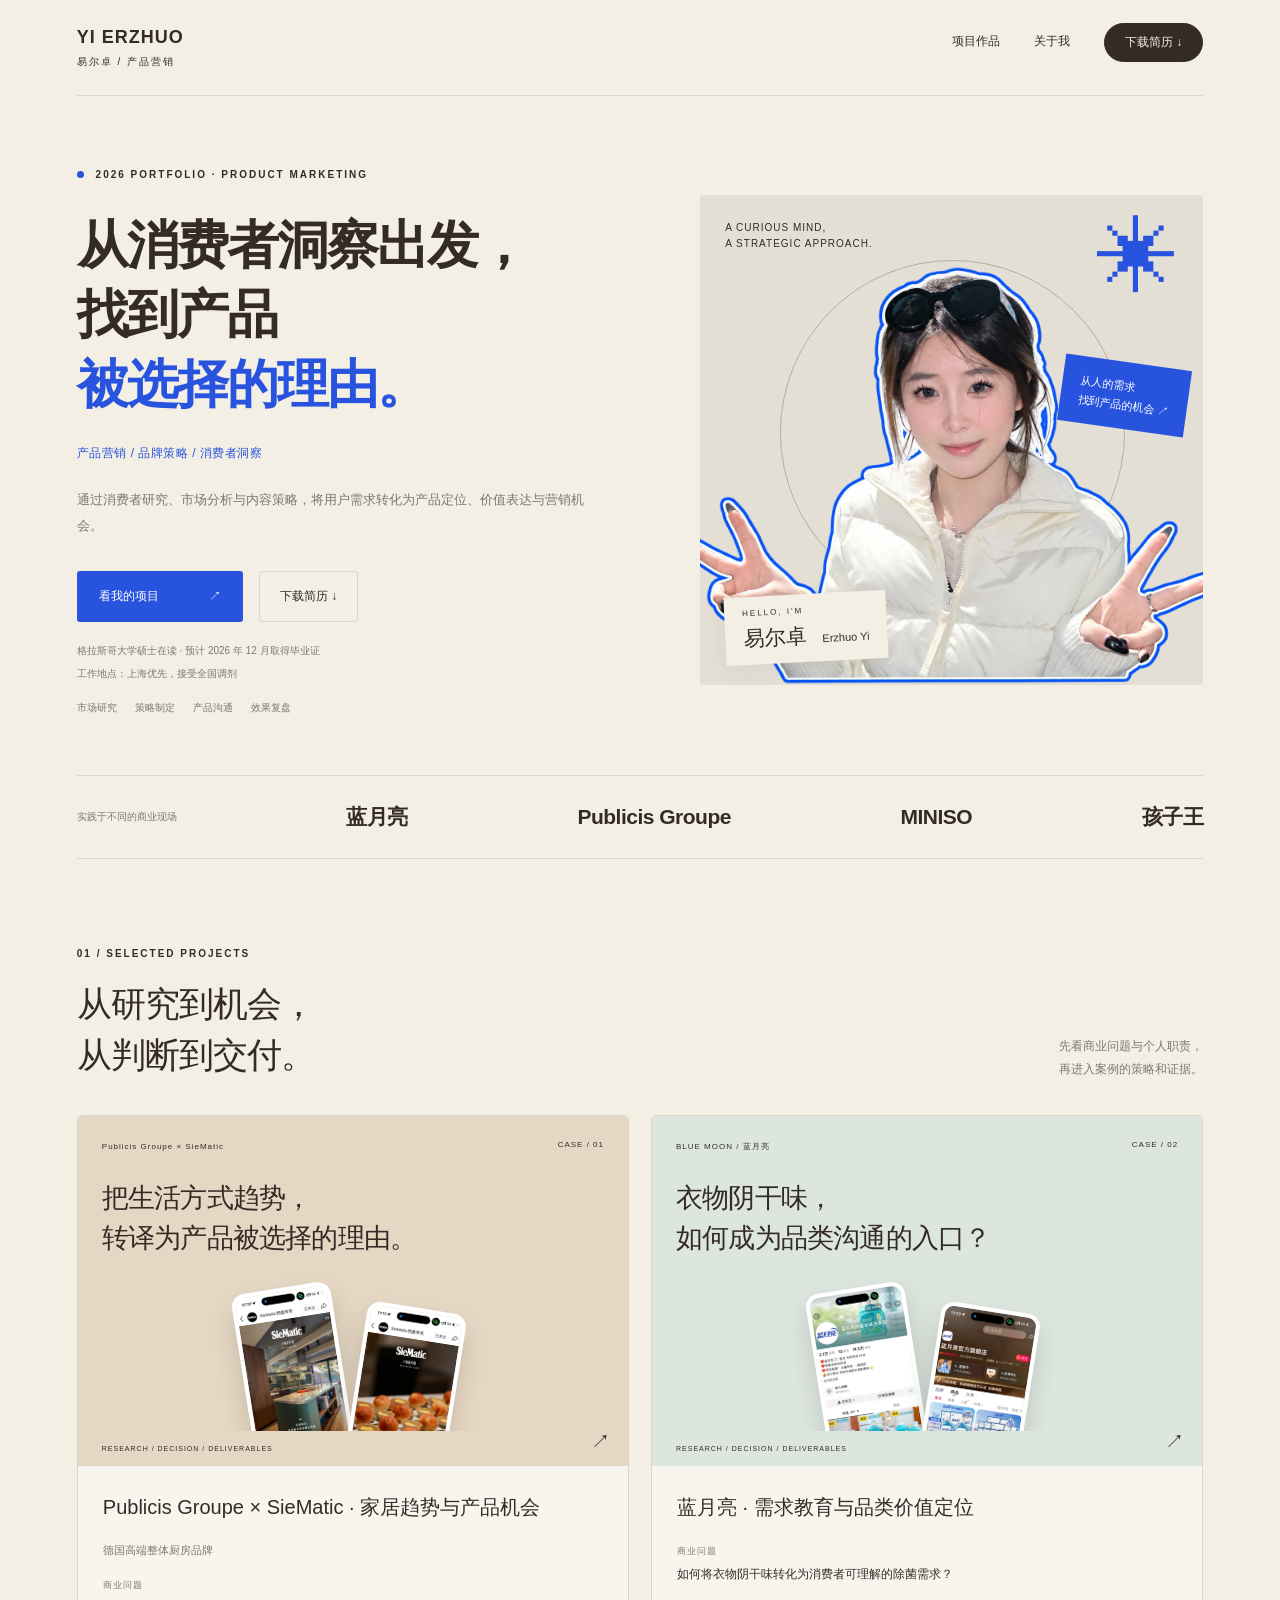
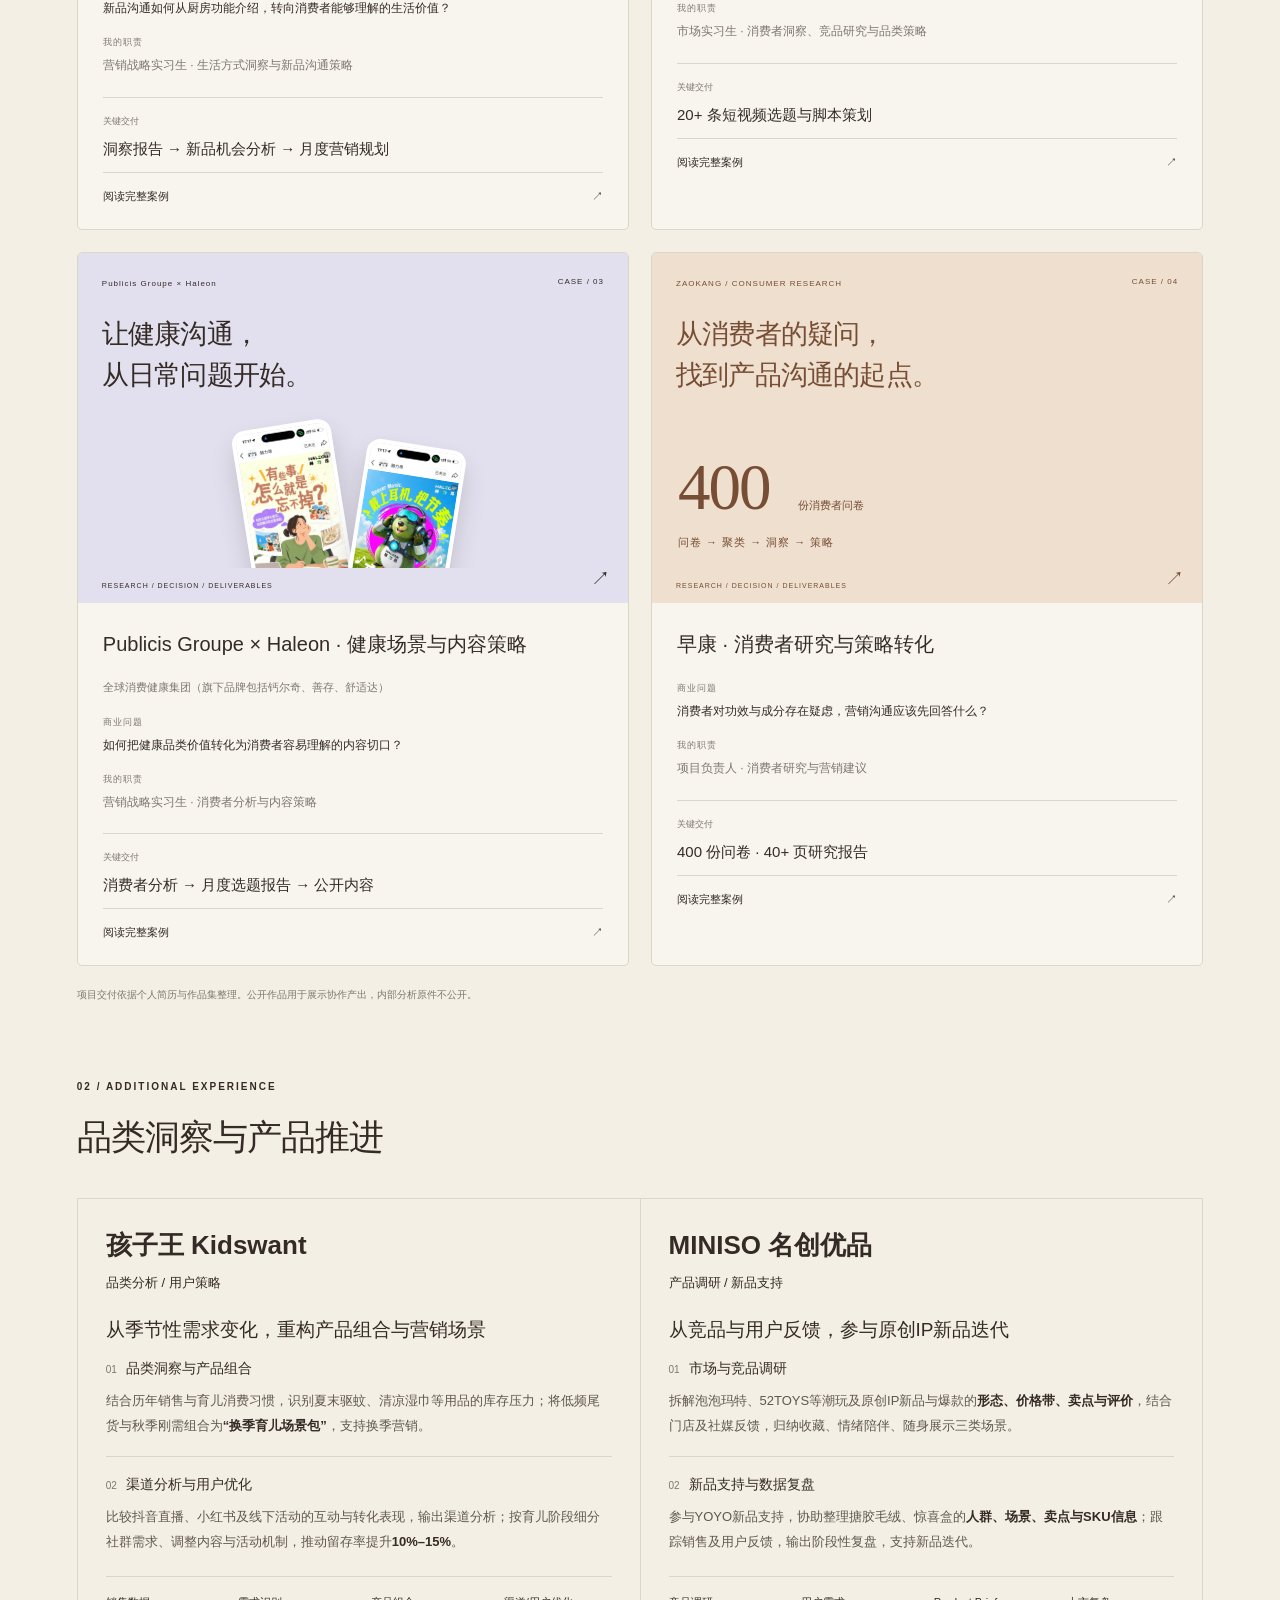
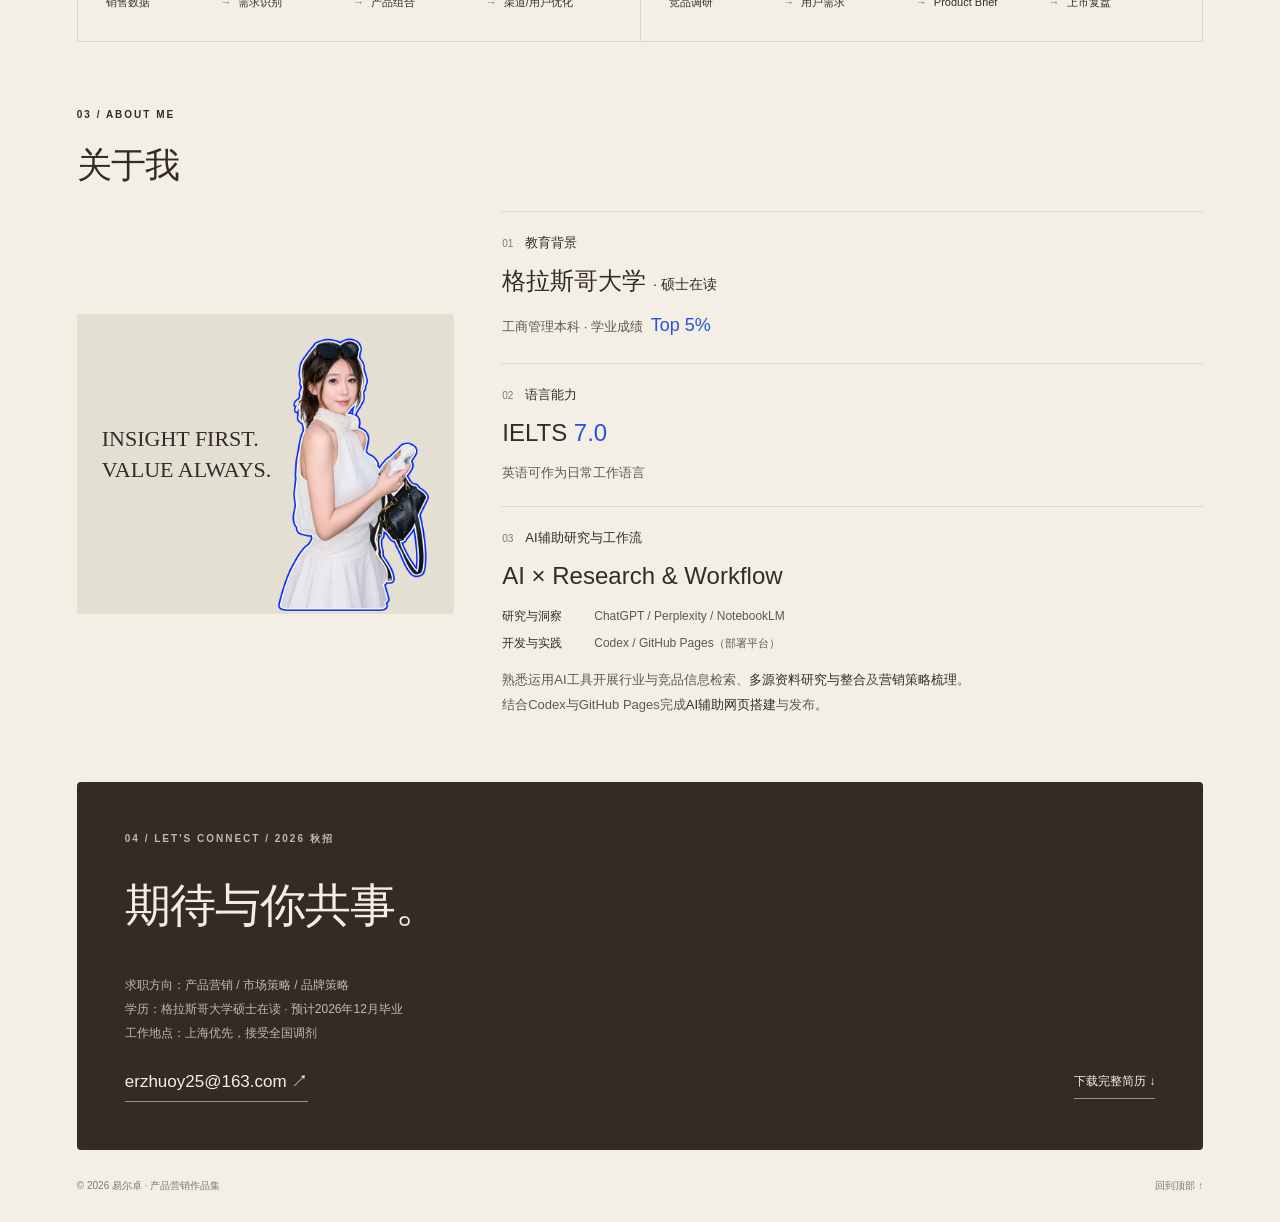
<file: index.html>
<!DOCTYPE html><html lang="zh-CN"><head><meta charset="utf-8"><meta name="viewport" content="width=device-width,initial-scale=1"><meta name="description" content="易尔卓的产品营销作品集：消费者研究、家居趋势与产品机会、品牌策略与营销实践。"><meta name="theme-color" content="#f3efe5"><title>易尔卓 · 产品营销作品集</title><link rel="stylesheet" href="style.css?v=experience-balanced1"></head><body class="home-refined"><header><a href="#" class="wordmark">YI ERZHUO<span>易尔卓 / 产品营销</span></a><nav aria-label="主导航"><a href="#projects">项目作品</a><a href="#capabilities">关于我</a><a class="resume-nav" href="assets/yi-erzhuo-resume.pdf" download>下载简历 ↓</a></nav></header><main><section class="hero"><div class="hero-copy"><p class="eyebrow"><i></i> 2026 PORTFOLIO · PRODUCT MARKETING</p><h1>从消费者洞察出发，<br>找到产品<br><span class="blue">被选择的理由。</span></h1><p class="positioning">产品营销 / 品牌策略 / 消费者洞察</p><p class="hero-description">通过消费者研究、市场分析与内容策略，将用户需求转化为产品定位、价值表达与营销机会。</p><div class="hero-actions-new"><a class="primary" href="#projects">看我的项目 <span>↗</span></a><a class="resume-button" href="assets/yi-erzhuo-resume.pdf" download>下载简历 ↓</a></div><p class="graduation">格拉斯哥大学硕士在读 · 预计 2026 年 12 月取得毕业证</p><p class="location">工作地点：上海优先，接受全国调剂</p><div class="focus-words"><span>市场研究</span><span>策略制定</span><span>产品沟通</span><span>效果复盘</span></div></div><div class="hero-portrait"><span class="portrait-top">A CURIOUS MIND,<br>A STRATEGIC APPROACH.</span><span class="portrait-orbit"></span><span class="big-star">✳︎</span><img src="assets/slide-1-1.webp" alt="易尔卓个人照片" fetchpriority="high"><div class="portrait-caption"><span>HELLO, I'M</span><strong>易尔卓 <small>Erzhuo Yi</small></strong></div><span class="portrait-sticker">从人的需求<br>找到产品的机会 ↗</span></div></section>
<div class="brand-strip"><span>实践于不同的商业现场</span><strong>蓝月亮</strong><strong>Publicis Groupe</strong><strong>MINISO</strong><strong>孩子王</strong></div><section id="projects" class="section"><div class="section-title"><div><p class="eyebrow">01 / SELECTED PROJECTS</p><h2>从研究到机会，<br>从判断到交付。</h2></div><p>先看商业问题与个人职责，<br>再进入案例的策略和证据。</p></div><div class="project-grid revised-projects"><article class="project sand"><a class="project-cover" href="cases/siematic/"><div class="cover-top"><span>Publicis Groupe × SieMatic</span><span>CASE / 01</span></div><h3>把生活方式趋势，<br>转译为产品被选择的理由。</h3><div class="cover-art"><img src="assets/slide-6-1.webp" alt="Publicis Groupe × SieMatic公开作品" loading="lazy"><img src="assets/slide-6-2.webp" alt="Publicis Groupe × SieMatic公开作品" loading="lazy"></div><span class="cover-label">RESEARCH / DECISION / DELIVERABLES</span><span class="cover-arrow">↗</span></a><div class="project-body"><h3>Publicis Groupe × SieMatic · 家居趋势与产品机会</h3><p class="brand-identity">德国高端整体厨房品牌</p><p class="card-problem"><span>商业问题</span>新品沟通如何从厨房功能介绍，转向消费者能够理解的生活价值？</p><p class="card-role"><span>我的职责</span>营销战略实习生 · 生活方式洞察与新品沟通策略</p><div class="deliverable"><span>关键交付</span><strong>洞察报告 → 新品机会分析 → 月度营销规划</strong></div><a class="case-link" href="cases/siematic/">阅读完整案例 <span>↗</span></a></div></article><article class="project mint"><a class="project-cover" href="cases/moon/"><div class="cover-top"><span>BLUE MOON / 蓝月亮</span><span>CASE / 02</span></div><h3>衣物阴干味，<br>如何成为品类沟通的入口？</h3><div class="cover-art"><img src="assets/slide-5-1.webp" alt="BLUE MOON / 蓝月亮公开作品" loading="lazy"><img src="assets/slide-5-2.webp" alt="BLUE MOON / 蓝月亮公开作品" loading="lazy"></div><span class="cover-label">RESEARCH / DECISION / DELIVERABLES</span><span class="cover-arrow">↗</span></a><div class="project-body"><h3>蓝月亮 · 需求教育与品类价值定位</h3><p class="card-problem"><span>商业问题</span>如何将衣物阴干味转化为消费者可理解的除菌需求？</p><p class="card-role"><span>我的职责</span>市场实习生 · 消费者洞察、竞品研究与品类策略</p><div class="deliverable"><span>关键交付</span><strong>20+ 条短视频选题与脚本策划</strong></div><a class="case-link" href="cases/moon/">阅读完整案例 <span>↗</span></a></div></article><article class="project lavender"><a class="project-cover" href="cases/haleon/"><div class="cover-top"><span>Publicis Groupe × Haleon</span><span>CASE / 03</span></div><h3>让健康沟通，<br>从日常问题开始。</h3><div class="cover-art"><img src="assets/slide-7-1.webp" alt="Publicis Groupe × Haleon公开作品" loading="lazy"><img src="assets/slide-7-2.webp" alt="Publicis Groupe × Haleon公开作品" loading="lazy"></div><span class="cover-label">RESEARCH / DECISION / DELIVERABLES</span><span class="cover-arrow">↗</span></a><div class="project-body"><h3>Publicis Groupe × Haleon · 健康场景与内容策略</h3><p class="brand-identity">全球消费健康集团（旗下品牌包括钙尔奇、善存、舒适达）</p><p class="card-problem"><span>商业问题</span>如何把健康品类价值转化为消费者容易理解的内容切口？</p><p class="card-role"><span>我的职责</span>营销战略实习生 · 消费者分析与内容策略</p><div class="deliverable"><span>关键交付</span><strong>消费者分析 → 月度选题报告 → 公开内容</strong></div><a class="case-link" href="cases/haleon/">阅读完整案例 <span>↗</span></a></div></article><article class="project goji-theme"><a class="project-cover" href="cases/goji/"><div class="cover-top"><span>ZAOKANG / CONSUMER RESEARCH</span><span>CASE / 04</span></div><h3>从消费者的疑问，<br>找到产品沟通的起点。</h3><div class="research-cover"><span>400 <small>份消费者问卷</small></span><div>问卷 → 聚类 → 洞察 → 策略</div></div><span class="cover-label">RESEARCH / DECISION / DELIVERABLES</span><span class="cover-arrow">↗</span></a><div class="project-body"><h3>早康 · 消费者研究与策略转化</h3><p class="card-problem"><span>商业问题</span>消费者对功效与成分存在疑虑，营销沟通应该先回答什么？</p><p class="card-role"><span>我的职责</span>项目负责人 · 消费者研究与营销建议</p><div class="deliverable"><span>关键交付</span><strong>400 份问卷 · 40+ 页研究报告</strong></div><a class="case-link" href="cases/goji/">阅读完整案例 <span>↗</span></a></div></article></div><p class="confidential">项目交付依据个人简历与作品集整理。公开作品用于展示协作产出，内部分析原件不公开。</p></section><section id="additional-experience" class="section"><div class="section-title"><div><p class="eyebrow">02 / ADDITIONAL EXPERIENCE</p><h2>品类洞察与产品推进</h2></div></div>
<div class="support-grid experience-grid">
<article id="kidswant" class="experience"><div class="experience-heading"><h3>孩子王 Kidswant</h3><p class="experience-direction">品类分析 / 用户策略</p></div><h4>从季节性需求变化，重构产品组合与营销场景</h4><div class="experience-sections">
<div class="experience-mini"><h5><span>01</span>品类洞察与产品组合</h5><p>结合历年销售与育儿消费习惯，识别夏末驱蚊、清凉湿巾等用品的库存压力；将低频尾货与秋季刚需组合为<strong>“换季育儿场景包”</strong>，支持换季营销。</p></div>
<div class="experience-mini"><h5><span>02</span>渠道分析与用户优化</h5><p>比较抖音直播、小红书及线下活动的互动与转化表现，输出渠道分析；按育儿阶段细分社群需求、调整内容与活动机制，推动留存率提升<strong>10%–15%</strong>。</p></div>
</div><p class="experience-logic"><span>销售数据</span><span aria-hidden="true">→</span><span>需求识别</span><span aria-hidden="true">→</span><span>产品组合</span><span aria-hidden="true">→</span><span>渠道/用户优化</span></p></article>
<article id="miniso" class="experience"><div class="experience-heading"><h3>MINISO 名创优品</h3><p class="experience-direction">产品调研 / 新品支持</p></div><h4>从竞品与用户反馈，参与原创IP新品迭代</h4><div class="experience-sections">
<div class="experience-mini"><h5><span>01</span>市场与竞品调研</h5><p>拆解泡泡玛特、52TOYS等潮玩及原创IP新品与爆款的<strong>形态、价格带、卖点与评价</strong>，结合门店及社媒反馈，归纳收藏、情绪陪伴、随身展示三类场景。</p></div>
<div class="experience-mini"><h5><span>02</span>新品支持与数据复盘</h5><p>参与YOYO新品支持，协助整理搪胶毛绒、惊喜盒的<strong>人群、场景、卖点与SKU信息</strong>；跟踪销售及用户反馈，输出阶段性复盘，支持新品迭代。</p></div>
</div><p class="experience-logic"><span>竞品调研</span><span aria-hidden="true">→</span><span>用户需求</span><span aria-hidden="true">→</span><span>Product Brief</span><span aria-hidden="true">→</span><span>上市复盘</span></p></article>
</div></section>
<section id="capabilities" class="section about-background"><div class="section-title"><div><p class="eyebrow">03 / ABOUT ME</p><h2>关于我</h2></div></div>
<div class="profile-layout"><div class="about-photo"><img src="assets/slide-2-1.webp" alt="易尔卓身穿白色连衣裙的个人照片，保留原蓝色描边" loading="lazy"><span>INSIGHT FIRST.<br>VALUE ALWAYS.</span></div>
<div class="profile-strengths"><article class="profile-strength"><p class="profile-label"><span>01</span>教育背景</p><h3 class="profile-main">格拉斯哥大学 <span class="profile-status">· 硕士在读</span></h3><p class="profile-detail">工商管理本科 · 学业成绩 <strong class="profile-emphasis">Top 5%</strong></p></article>
<article class="profile-strength"><p class="profile-label"><span>02</span>语言能力</p><h3 class="profile-main">IELTS <span class="profile-emphasis">7.0</span></h3><p class="profile-detail">英语可作为日常工作语言</p></article>
<article class="profile-strength"><p class="profile-label"><span>03</span>AI辅助研究与工作流</p><h3 class="profile-main">AI × Research &amp; Workflow</h3><dl class="profile-tools"><dt>研究与洞察</dt><dd>ChatGPT / Perplexity / NotebookLM</dd><dt>开发与实践</dt><dd>Codex / GitHub Pages<span class="profile-platform">（部署平台）</span></dd></dl><p class="profile-detail profile-application">熟悉运用AI工具开展行业与竞品信息检索、<strong>多源资料研究与整合</strong>及<strong>营销策略梳理</strong>。<br class="profile-desktop-break">结合Codex与GitHub Pages完成<strong>AI辅助网页搭建</strong>与发布。</p></article></div></div></section>
<section id="contact" class="contact"><p class="eyebrow">04 / LET'S CONNECT / 2026 秋招</p><h2>期待与你共事。</h2><p class="contact-details">求职方向：产品营销 / 市场策略 / 品牌策略<br>学历：格拉斯哥大学硕士在读 · 预计2026年12月毕业<br>工作地点：上海优先，接受全国调剂</p><div class="contact-bottom"><a href="mailto:erzhuoy25@163.com">erzhuoy25@163.com ↗</a><a href="assets/yi-erzhuo-resume.pdf" download>下载完整简历 ↓</a></div></section></main><footer><span>© 2026 易尔卓 · 产品营销作品集</span><a href="#">回到顶部 ↑</a></footer></body></html>
</file>
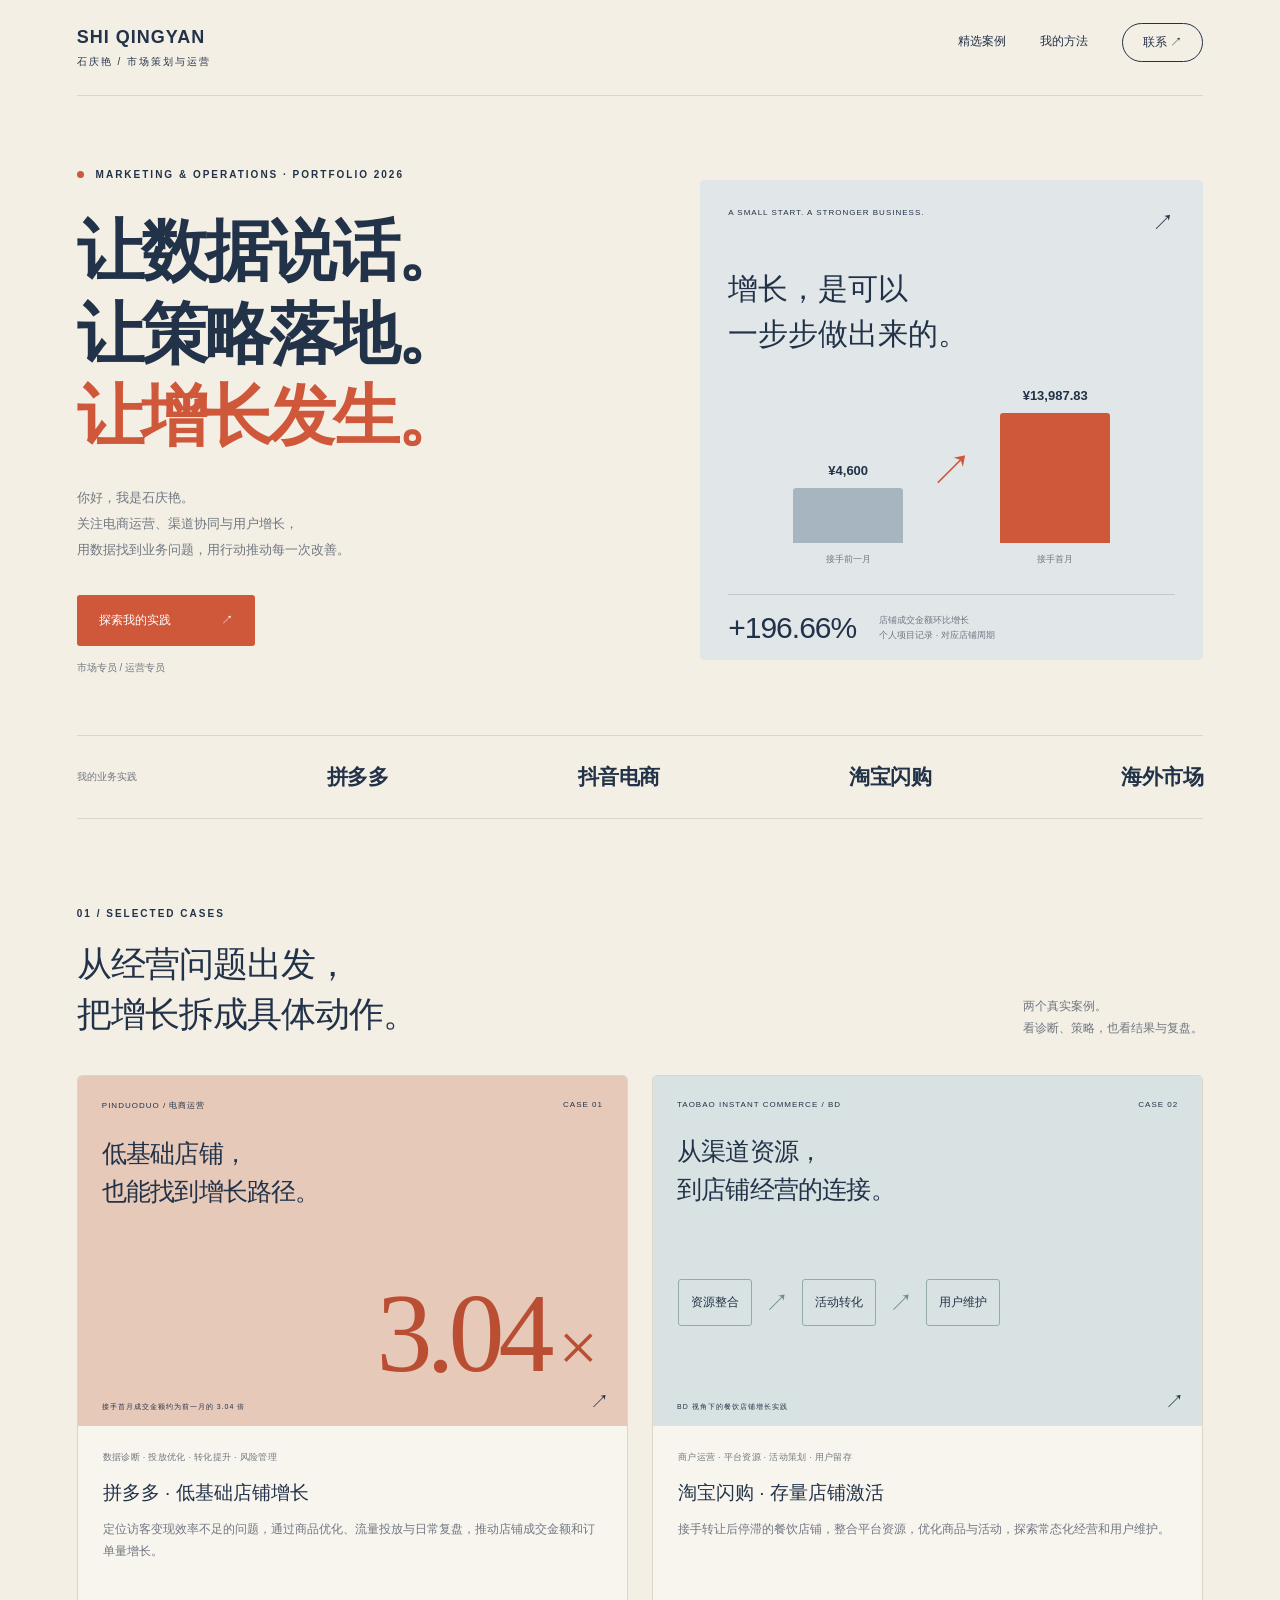
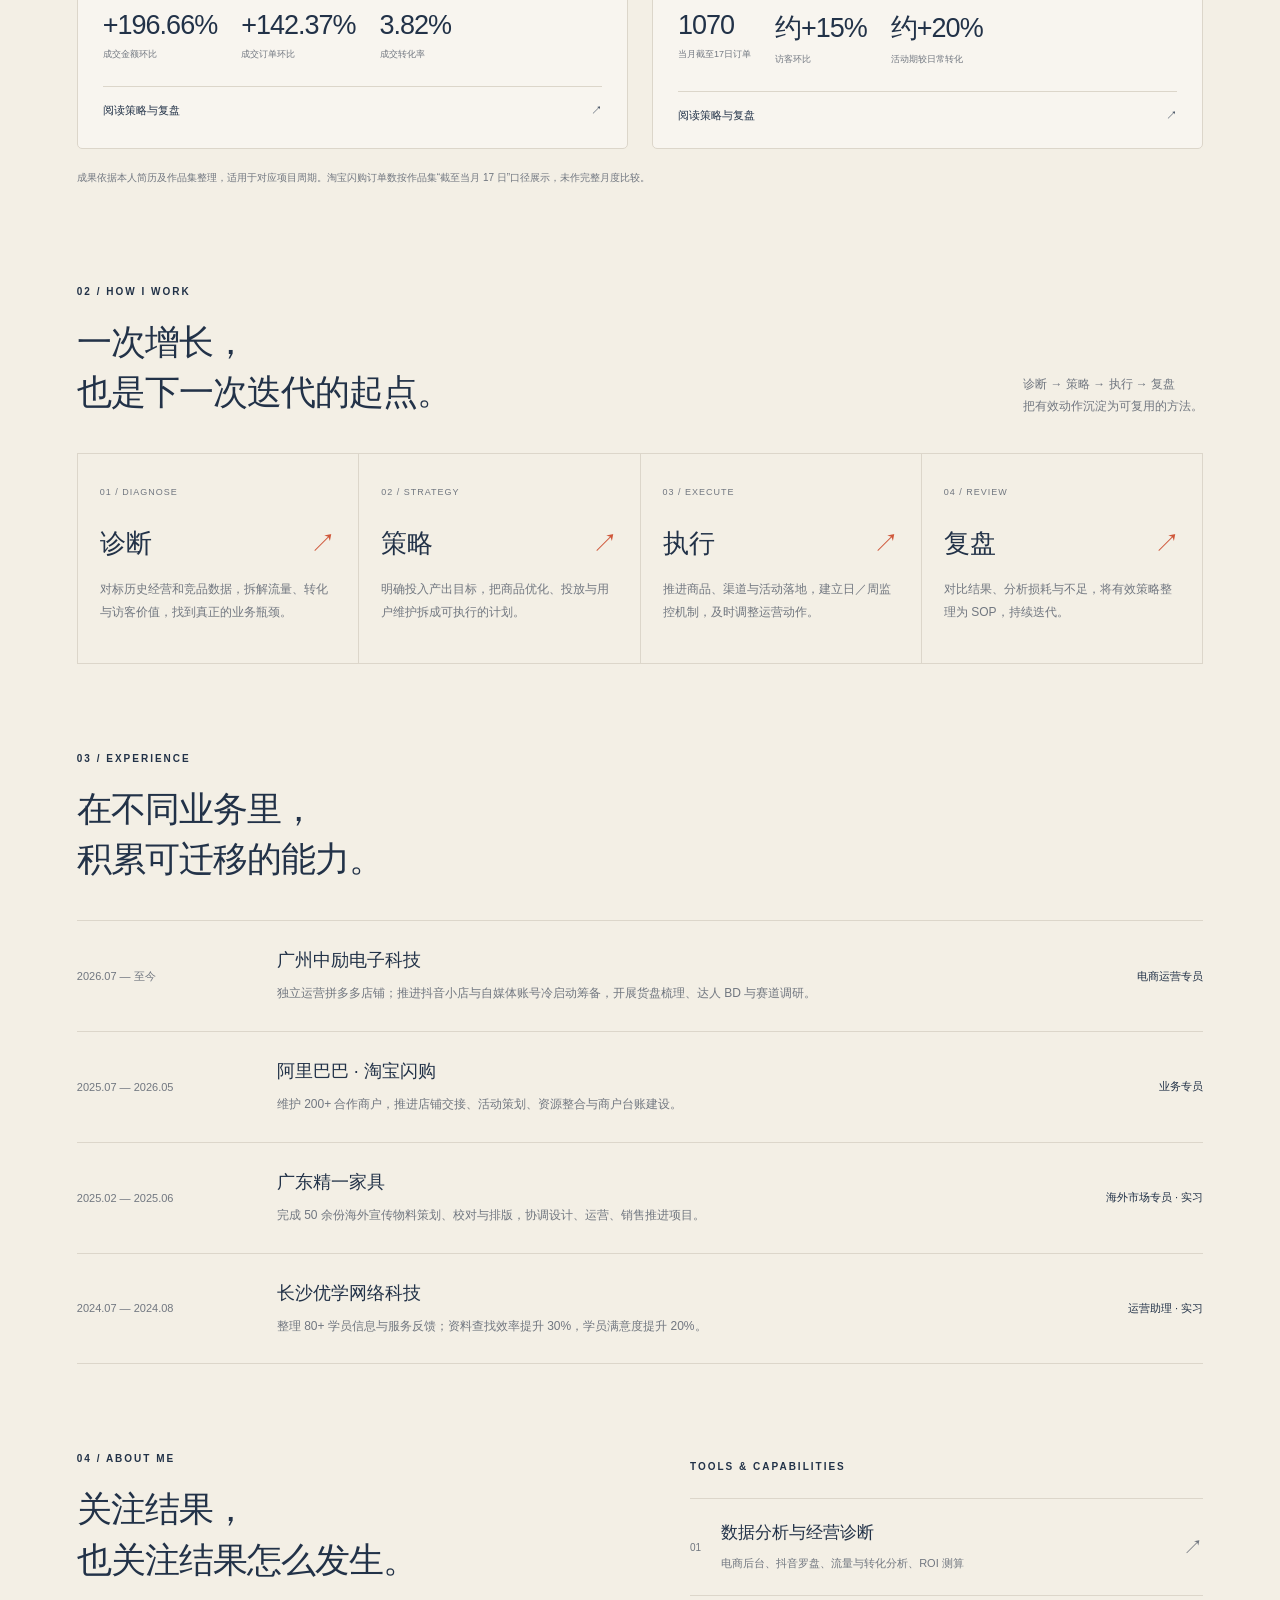
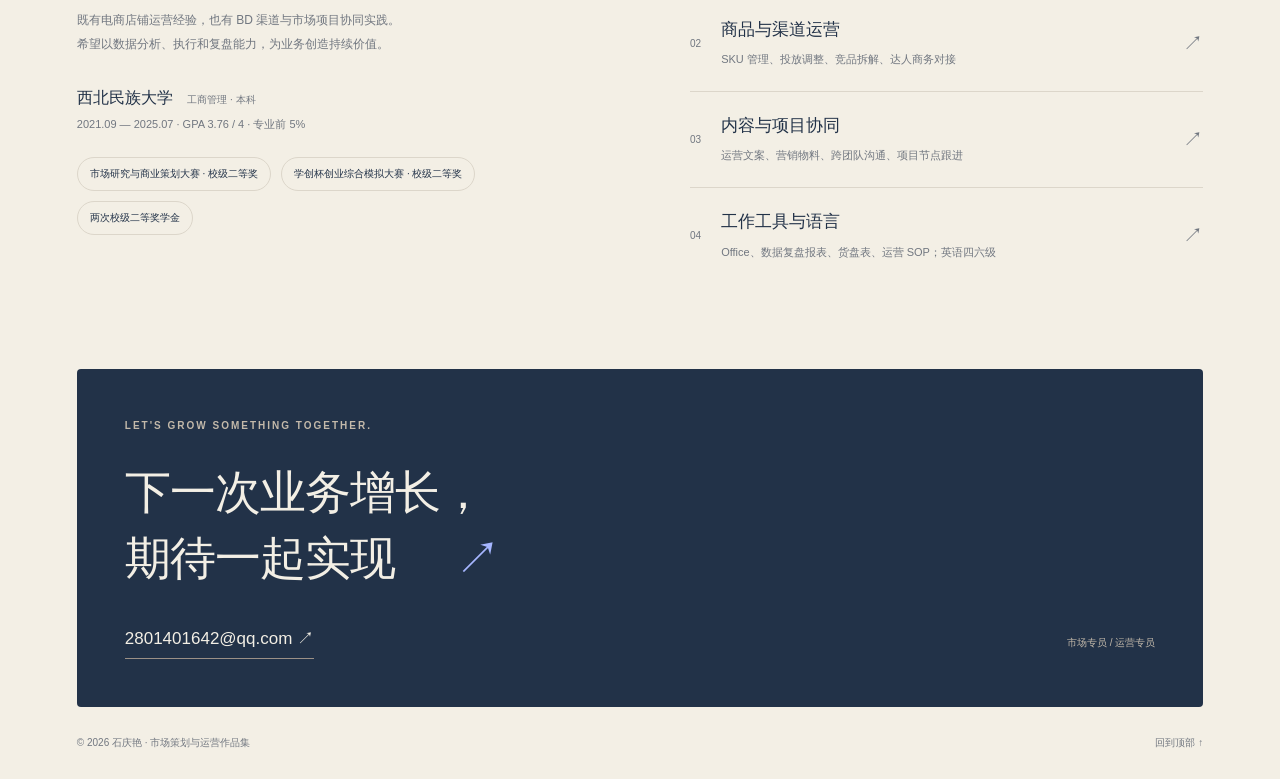
<file: shi-qingyan/index.html>
<!doctype html><html lang="zh-CN"><head><meta charset="utf-8"><meta name="viewport" content="width=device-width,initial-scale=1"><meta name="description" content="石庆艳的市场策划与运营作品集，展示电商运营、数据诊断、BD渠道与增长复盘实践。"><meta name="theme-color" content="#f3efe5"><title>石庆艳 · 市场策划与运营作品集</title><link rel="stylesheet" href="style.css"></head><body><header><a class="wordmark" href="#">SHI QINGYAN<span>石庆艳 / 市场策划与运营</span></a><nav aria-label="主导航"><a href="#projects">精选案例</a><a href="#method">我的方法</a><a href="#contact">联系 ↗</a></nav></header><main><section class="hero"><div class="hero-copy"><p class="eyebrow"><i></i> MARKETING & OPERATIONS · PORTFOLIO 2026</p><h1>让数据说话。<br>让策略落地。<br><span class="blue">让增长发生。</span></h1><p class="hero-description">你好，我是石庆艳。<br>关注电商运营、渠道协同与用户增长，<br>用数据找到业务问题，用行动推动每一次改善。</p><a class="primary" href="#projects">探索我的实践 <span>↗</span></a><span class="hero-note">市场专员 / 运营专员</span></div><aside class="growth-art" aria-label="拼多多店铺月GMV从4600元增长到13987.83元"><div class="art-kicker">A SMALL START. A STRONGER BUSINESS. <span>↗</span></div><p class="art-title">增长，是可以<br>一步步做出来的。</p><div class="chart"><div class="bar before"><span>¥4,600</span><i></i><small>接手前一月</small></div><div class="chart-arrow">↗</div><div class="bar after"><span>¥13,987.83</span><i></i><small>接手首月</small></div></div><div class="art-footer"><strong>+196.66%</strong><span>店铺成交金额环比增长<br>个人项目记录 · 对应店铺周期</span></div></aside></section><div class="brand-strip"><span>我的业务实践</span><strong>拼多多</strong><strong>抖音电商</strong><strong>淘宝闪购</strong><strong>海外市场</strong></div>
<section id="projects" class="section"><div class="section-title"><div><p class="eyebrow">01 / SELECTED CASES</p><h2>从经营问题出发，<br>把增长拆成具体动作。</h2></div><p>两个真实案例。<br>看诊断、策略，也看结果与复盘。</p></div><div class="two-projects"><article class="project"><button class="project-cover ecommerce" data-case="pdd" aria-label="查看拼多多案例"><div class="cover-top"><span>PINDUODUO / 电商运营</span><span>CASE 01</span></div><h3>低基础店铺，<br>也能找到增长路径。</h3><div class="cover-number">3.04<span>×</span></div><span class="cover-label">接手首月成交金额约为前一月的 3.04 倍</span><span class="cover-arrow">↗</span></button><div class="project-body"><p class="tags">数据诊断 · 投放优化 · 转化提升 · 风险管理</p><h3>拼多多 · 低基础店铺增长</h3><p class="summary">定位访客变现效率不足的问题，通过商品优化、流量投放与日常复盘，推动店铺成交金额和订单量增长。</p><div class="metrics"><div><strong>+196.66%</strong><span>成交金额环比</span></div><div><strong>+142.37%</strong><span>成交订单环比</span></div><div><strong>3.82%</strong><span>成交转化率</span></div></div><button class="case-link" data-case="pdd">阅读策略与复盘 <span>↗</span></button></div></article><article class="project"><button class="project-cover delivery" data-case="flash" aria-label="查看淘宝闪购案例"><div class="cover-top"><span>TAOBAO INSTANT COMMERCE / BD</span><span>CASE 02</span></div><h3>从渠道资源，<br>到店铺经营的连接。</h3><div class="cover-flow"><span>资源整合</span><i>↗</i><span>活动转化</span><i>↗</i><span>用户维护</span></div><span class="cover-label">BD 视角下的餐饮店铺增长实践</span><span class="cover-arrow">↗</span></button><div class="project-body"><p class="tags">商户运营 · 平台资源 · 活动策划 · 用户留存</p><h3>淘宝闪购 · 存量店铺激活</h3><p class="summary">接手转让后停滞的餐饮店铺，整合平台资源，优化商品与活动，探索常态化经营和用户维护。</p><div class="metrics"><div><strong>1070</strong><span>当月截至17日订单</span></div><div><strong>约+15%</strong><span>访客环比</span></div><div><strong>约+20%</strong><span>活动期较日常转化</span></div></div><button class="case-link" data-case="flash">阅读策略与复盘 <span>↗</span></button></div></article></div><p class="confidential">成果依据本人简历及作品集整理，适用于对应项目周期。淘宝闪购订单数按作品集“截至当月 17 日”口径展示，未作完整月度比较。</p></section>
<section id="method" class="section"><div class="section-title"><div><p class="eyebrow">02 / HOW I WORK</p><h2>一次增长，<br>也是下一次迭代的起点。</h2></div><p>诊断 → 策略 → 执行 → 复盘<br>把有效动作沉淀为可复用的方法。</p></div><div class="method-grid"><article><span>01 / DIAGNOSE</span><h3>诊断<i>↗</i></h3><p>对标历史经营和竞品数据，拆解流量、转化与访客价值，找到真正的业务瓶颈。</p></article><article><span>02 / STRATEGY</span><h3>策略<i>↗</i></h3><p>明确投入产出目标，把商品优化、投放与用户维护拆成可执行的计划。</p></article><article><span>03 / EXECUTE</span><h3>执行<i>↗</i></h3><p>推进商品、渠道与活动落地，建立日／周监控机制，及时调整运营动作。</p></article><article><span>04 / REVIEW</span><h3>复盘<i>↗</i></h3><p>对比结果、分析损耗与不足，将有效策略整理为 SOP，持续迭代。</p></article></div></section><section class="section"><div class="section-title"><div><p class="eyebrow">03 / EXPERIENCE</p><h2>在不同业务里，<br>积累可迁移的能力。</h2></div></div><article class="experience-row"><span class="date">2026.07 — 至今</span><div><h3>广州中励电子科技</h3><p>独立运营拼多多店铺；推进抖音小店与自媒体账号冷启动筹备，开展货盘梳理、达人 BD 与赛道调研。</p></div><span class="role">电商运营专员</span></article><article class="experience-row"><span class="date">2025.07 — 2026.05</span><div><h3>阿里巴巴 · 淘宝闪购</h3><p>维护 200+ 合作商户，推进店铺交接、活动策划、资源整合与商户台账建设。</p></div><span class="role">业务专员</span></article><article class="experience-row"><span class="date">2025.02 — 2025.06</span><div><h3>广东精一家具</h3><p>完成 50 余份海外宣传物料策划、校对与排版，协调设计、运营、销售推进项目。</p></div><span class="role">海外市场专员 · 实习</span></article><article class="experience-row"><span class="date">2024.07 — 2024.08</span><div><h3>长沙优学网络科技</h3><p>整理 80+ 学员信息与服务反馈；资料查找效率提升 30%，学员满意度提升 20%。</p></div><span class="role">运营助理 · 实习</span></article></section><section class="section about"><div class="about-left"><p class="eyebrow">04 / ABOUT ME</p><h2>关注结果，<br>也关注结果怎么发生。</h2><p>既有电商店铺运营经验，也有 BD 渠道与市场项目协同实践。<br>希望以数据分析、执行和复盘能力，为业务创造持续价值。</p><div class="education"><h3>西北民族大学 <span>工商管理 · 本科</span></h3><p>2021.09 — 2025.07 · GPA 3.76 / 4 · 专业前 5%</p></div><div class="honors"><span>市场研究与商业策划大赛 · 校级二等奖</span><span>学创杯创业综合模拟大赛 · 校级二等奖</span><span>两次校级二等奖学金</span></div></div><div class="abilities"><p class="eyebrow">TOOLS & CAPABILITIES</p><div class="ability"><span>01</span><div><h3>数据分析与经营诊断</h3><p>电商后台、抖音罗盘、流量与转化分析、ROI 测算</p></div><span class="ability-mark">↗</span></div><div class="ability"><span>02</span><div><h3>商品与渠道运营</h3><p>SKU 管理、投放调整、竞品拆解、达人商务对接</p></div><span class="ability-mark">↗</span></div><div class="ability"><span>03</span><div><h3>内容与项目协同</h3><p>运营文案、营销物料、跨团队沟通、项目节点跟进</p></div><span class="ability-mark">↗</span></div><div class="ability"><span>04</span><div><h3>工作工具与语言</h3><p>Office、数据复盘报表、货盘表、运营 SOP；英语四六级</p></div><span class="ability-mark">↗</span></div></div></section><section id="contact" class="contact"><p class="eyebrow">LET'S GROW SOMETHING TOGETHER.</p><h2>下一次业务增长，<br>期待一起实现<span>↗</span></h2><div class="contact-bottom"><a href="mailto:2801401642@qq.com">2801401642@qq.com ↗</a><span>市场专员 / 运营专员</span></div></section></main><footer><span>© 2026 石庆艳 · 市场策划与运营作品集</span><a href="#">回到顶部 ↑</a></footer><dialog id="case-dialog" aria-labelledby="case-title"><button class="close" aria-label="关闭案例">×</button><p class="eyebrow" id="case-brand"></p><h2 id="case-title"></h2><div id="case-content"></div><h3 class="gallery-title">原作品集中的成果页</h3><img id="case-proof" alt="作品集成果页"><p id="case-note" class="case-note"></p></dialog><script src="script.js"></script></body></html>
</file>
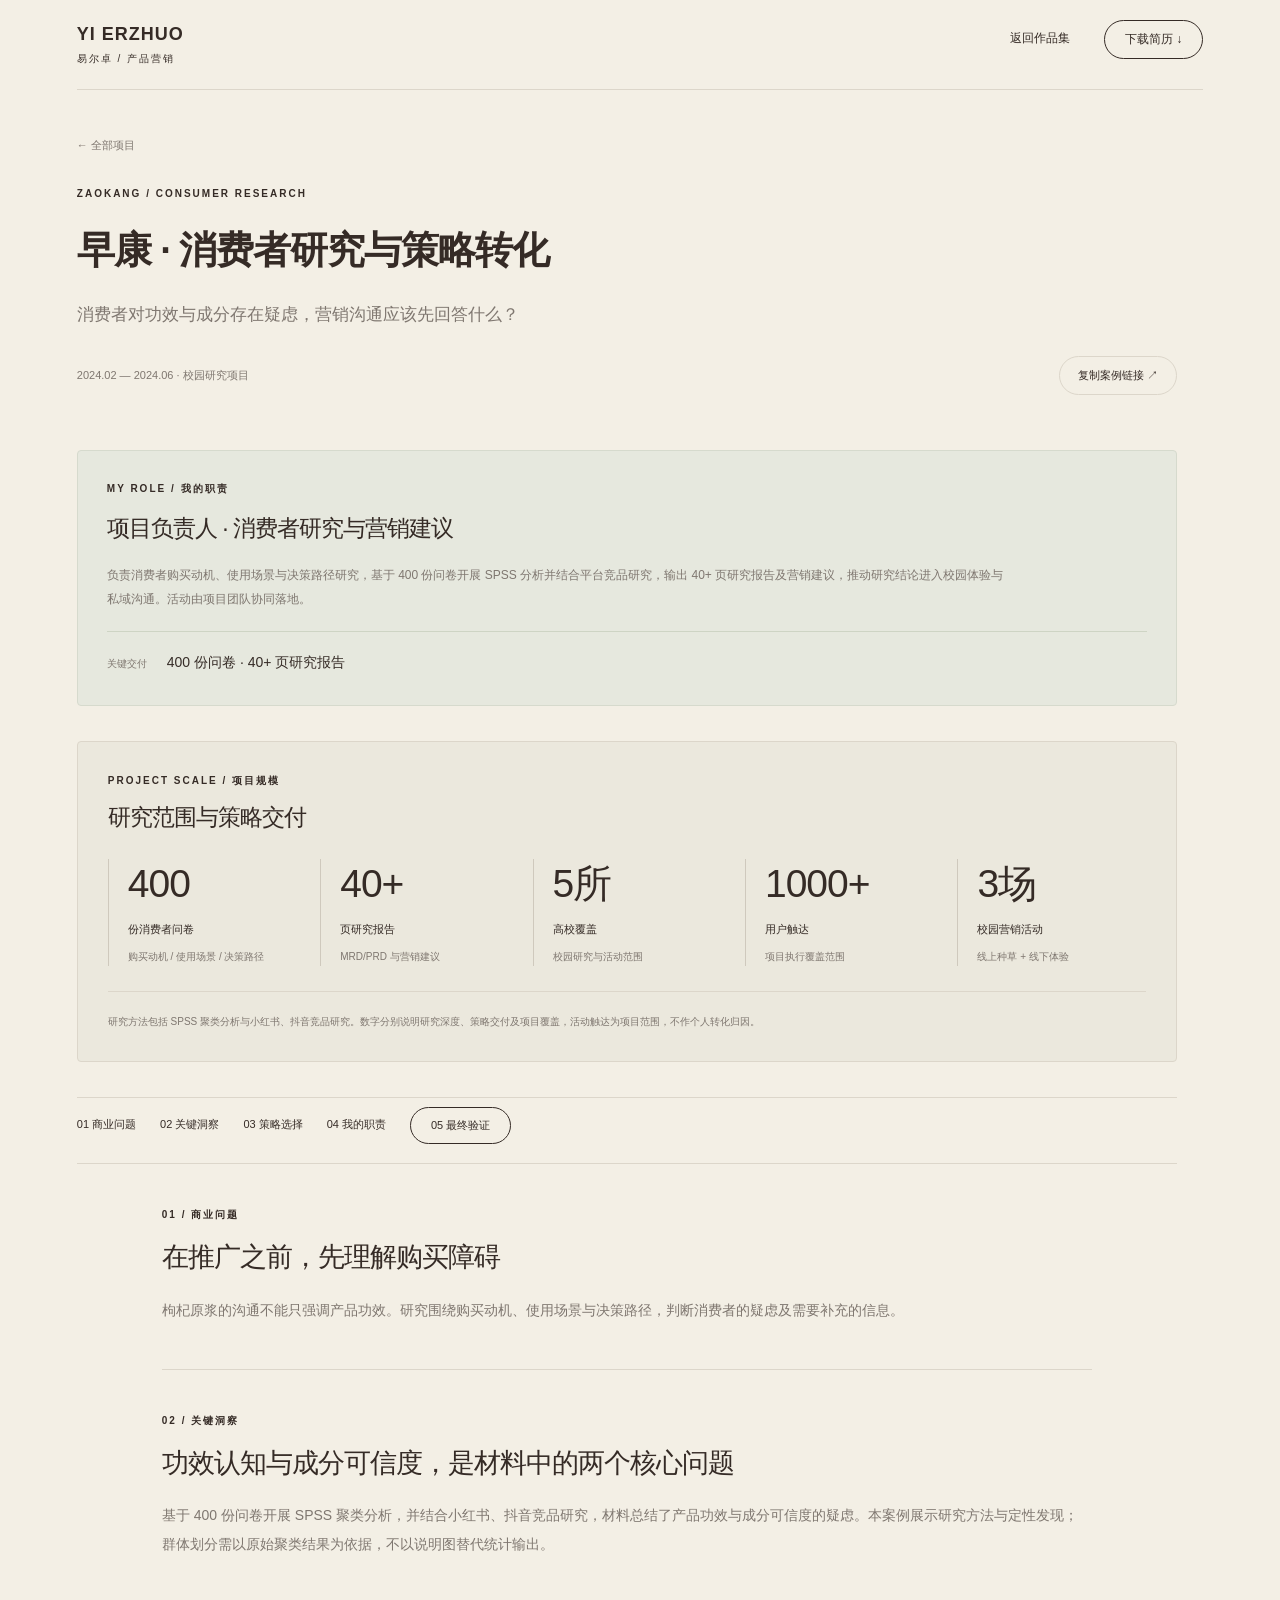
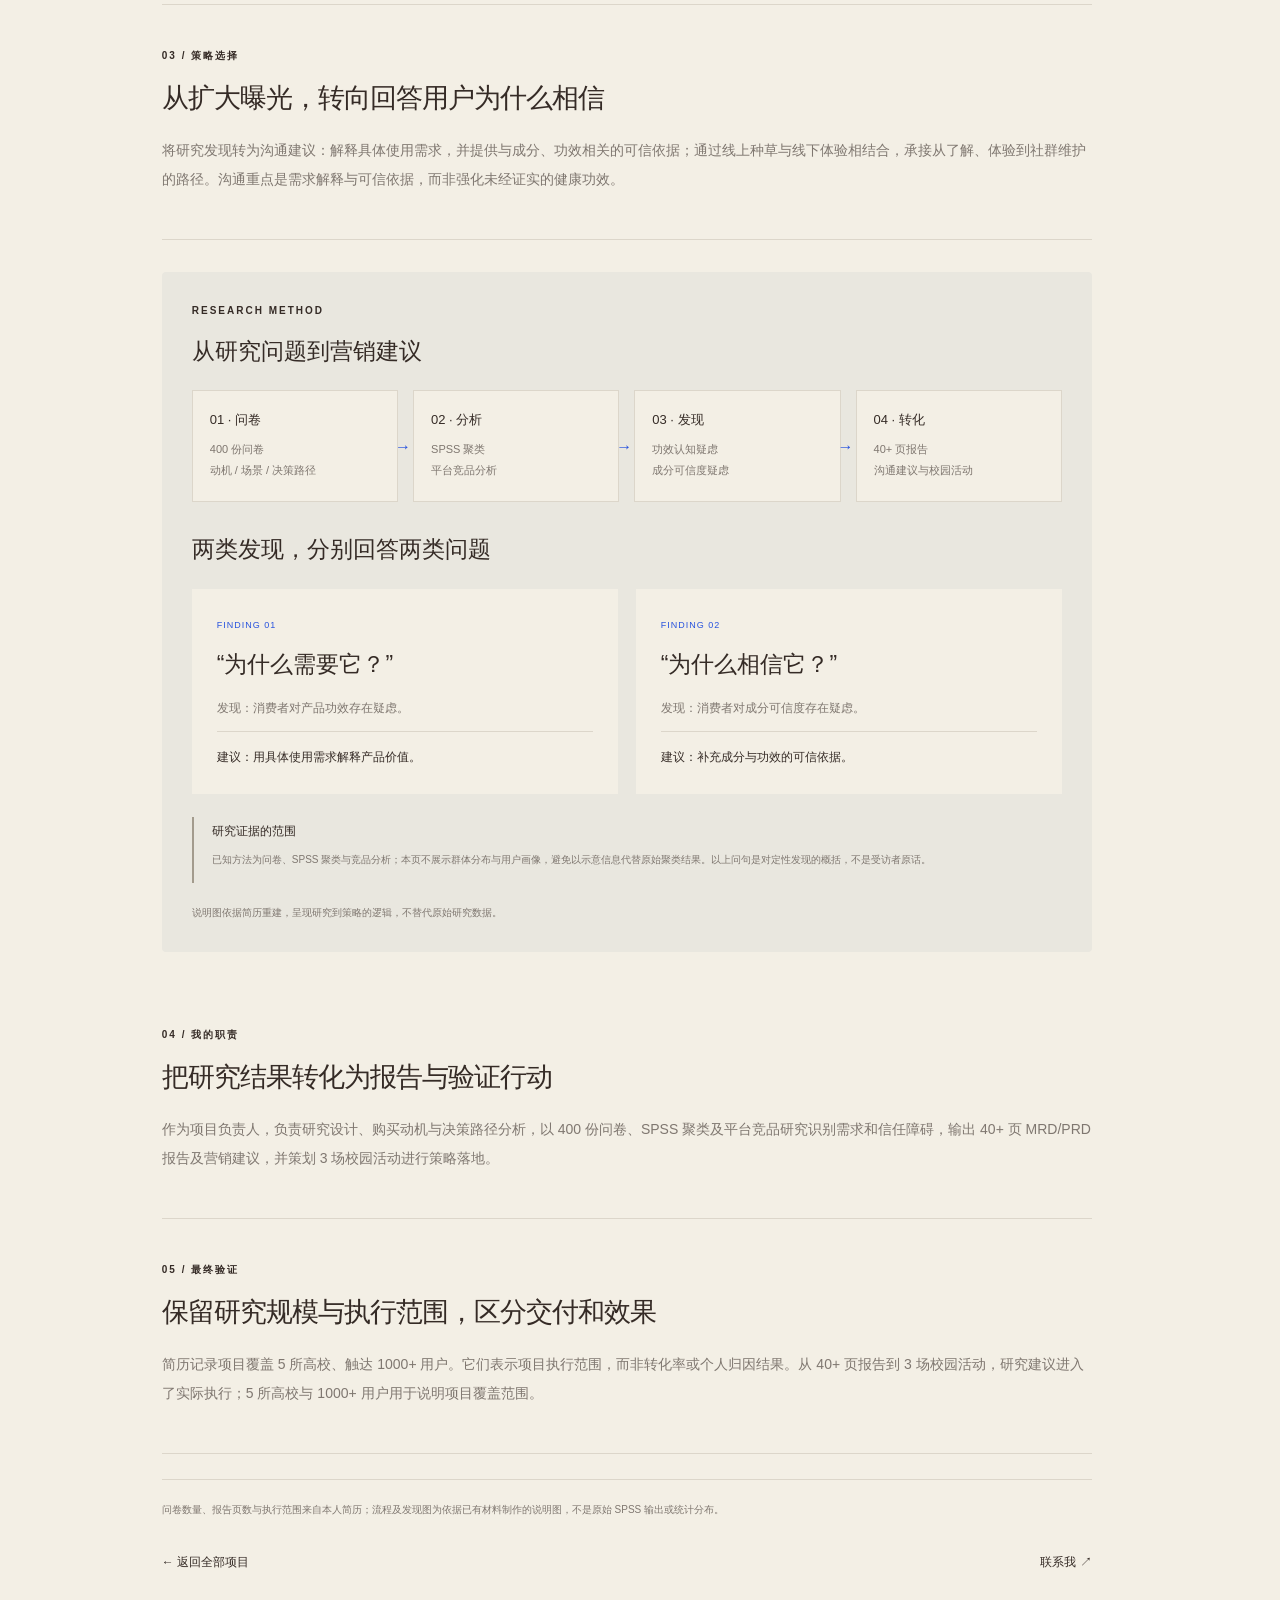
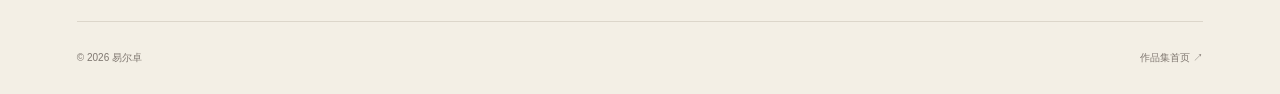
<file: cases/goji/index.html>
<!doctype html><html lang="zh-CN"><head><meta charset="utf-8"><meta name="viewport" content="width=device-width,initial-scale=1"><meta name="description" content="消费者对功效与成分存在疑虑，营销沟通应该先回答什么？"><title>早康 · 消费者研究与策略转化 · 易尔卓</title><link rel="stylesheet" href="../../style.css?v=restore8ede692"></head><body class="case-page"><header><a class="wordmark" href="../../">YI ERZHUO<span>易尔卓 / 产品营销</span></a><nav aria-label="案例导航"><a href="../../#projects">返回作品集</a><a href="../../assets/yi-erzhuo-resume.pdf" download>下载简历 ↓</a></nav></header><main><section class="case-hero"><a class="back-link" href="../../#projects">← 全部项目</a><p class="eyebrow">ZAOKANG / CONSUMER RESEARCH</p><h1>早康 · 消费者研究与策略转化</h1><p class="case-question">消费者对功效与成分存在疑虑，营销沟通应该先回答什么？</p><div class="case-meta"><span>2024.02 — 2024.06 · 校园研究项目</span><button class="share-button">复制案例链接 ↗</button></div><p id="share-status" role="status" aria-live="polite"></p><div class="role-panel"><p class="eyebrow">MY ROLE / 我的职责</p><h2>项目负责人 · 消费者研究与营销建议</h2><p>负责消费者购买动机、使用场景与决策路径研究，基于 400 份问卷开展 SPSS 分析并结合平台竞品研究，输出 40+ 页研究报告及营销建议，推动研究结论进入校园体验与私域沟通。活动由项目团队协同落地。</p><div class="role-output"><span>关键交付</span><strong>400 份问卷 · 40+ 页研究报告</strong></div></div></section><section class="project-scale" aria-label="项目规模与研究范围"><p class="eyebrow">PROJECT SCALE / 项目规模</p><h2>研究范围与策略交付</h2><div class="scale-grid"><div><strong>400</strong><span>份消费者问卷</span><p>购买动机 / 使用场景 / 决策路径</p></div><div><strong>40+</strong><span>页研究报告</span><p>MRD/PRD 与营销建议</p></div><div><strong>5所</strong><span>高校覆盖</span><p>校园研究与活动范围</p></div><div><strong>1000+</strong><span>用户触达</span><p>项目执行覆盖范围</p></div><div><strong>3场</strong><span>校园营销活动</span><p>线上种草 + 线下体验</p></div></div><p class="scale-note">研究方法包括 SPSS 聚类分析与小红书、抖音竞品研究。数字分别说明研究深度、策略交付及项目覆盖，活动触达为项目范围，不作个人转化归因。</p></section><nav class="chapter-nav" aria-label="案例章节"><a href="#step-1">01 商业问题</a><a href="#step-2">02 关键洞察</a><a href="#step-3">03 策略选择</a><a href="#step-4">04 我的职责</a><a href="#step-5">05 最终验证</a></nav><div class="case-reading"><section id="step-1" class="case-chapter"><p class="eyebrow">01 / 商业问题</p><h2>在推广之前，先理解购买障碍</h2><p>枸杞原浆的沟通不能只强调产品功效。研究围绕购买动机、使用场景与决策路径，判断消费者的疑虑及需要补充的信息。</p></section><section id="step-2" class="case-chapter"><p class="eyebrow">02 / 关键洞察</p><h2>功效认知与成分可信度，是材料中的两个核心问题</h2><p>基于 400 份问卷开展 SPSS 聚类分析，并结合小红书、抖音竞品研究，材料总结了产品功效与成分可信度的疑虑。本案例展示研究方法与定性发现；群体划分需以原始聚类结果为依据，不以说明图替代统计输出。</p></section><section id="step-3" class="case-chapter"><p class="eyebrow">03 / 策略选择</p><h2>从扩大曝光，转向回答用户为什么相信</h2><p>将研究发现转为沟通建议：解释具体使用需求，并提供与成分、功效相关的可信依据；通过线上种草与线下体验相结合，承接从了解、体验到社群维护的路径。沟通重点是需求解释与可信依据，而非强化未经证实的健康功效。</p></section><section class="case-visual"><p class="eyebrow">RESEARCH METHOD</p><h3>从研究问题到营销建议</h3><div class="process-flow"><div><b>01 · 问卷</b><span>400 份问卷<br>动机 / 场景 / 决策路径</span></div><div><b>02 · 分析</b><span>SPSS 聚类<br>平台竞品分析</span></div><div><b>03 · 发现</b><span>功效认知疑虑<br>成分可信度疑虑</span></div><div><b>04 · 转化</b><span>40+ 页报告<br>沟通建议与校园活动</span></div></div><h3>两类发现，分别回答两类问题</h3><div class="finding-grid"><article><span>FINDING 01</span><h4>“为什么需要它？”</h4><p>发现：消费者对产品功效存在疑虑。</p><div>建议：用具体使用需求解释产品价值。</div></article><article><span>FINDING 02</span><h4>“为什么相信它？”</h4><p>发现：消费者对成分可信度存在疑虑。</p><div>建议：补充成分与功效的可信依据。</div></article></div><div class="research-boundary"><strong>研究证据的范围</strong><p>已知方法为问卷、SPSS 聚类与竞品分析；本页不展示群体分布与用户画像，避免以示意信息代替原始聚类结果。以上问句是对定性发现的概括，不是受访者原话。</p></div><p class="visual-caption">说明图依据简历重建，呈现研究到策略的逻辑，不替代原始研究数据。</p></section><section id="step-4" class="case-chapter"><p class="eyebrow">04 / 我的职责</p><h2>把研究结果转化为报告与验证行动</h2><p>作为项目负责人，负责研究设计、购买动机与决策路径分析，以 400 份问卷、SPSS 聚类及平台竞品研究识别需求和信任障碍，输出 40+ 页 MRD/PRD 报告及营销建议，并策划 3 场校园活动进行策略落地。</p></section><section id="step-5" class="case-chapter"><p class="eyebrow">05 / 最终验证</p><h2>保留研究规模与执行范围，区分交付和效果</h2><p>简历记录项目覆盖 5 所高校、触达 1000+ 用户。它们表示项目执行范围，而非转化率或个人归因结果。从 40+ 页报告到 3 场校园活动，研究建议进入了实际执行；5 所高校与 1000+ 用户用于说明项目覆盖范围。</p></section><p class="case-note">问卷数量、报告页数与执行范围来自本人简历；流程及发现图为依据已有材料制作的说明图，不是原始 SPSS 输出或统计分布。</p><section class="next-case"><a href="../../#projects">← 返回全部项目</a><a href="mailto:erzhuoy25@163.com">联系我 ↗</a></section></div></main><footer><span>© 2026 易尔卓</span><a href="../../">作品集首页 ↗</a></footer><dialog id="image-dialog" aria-label="公开作品完整原图"><button class="close" aria-label="关闭原图">×</button><img id="full-image" alt="公开作品完整截图"></dialog><script src="../../script.js?v=restore8ede692"></script></body></html>
</file>
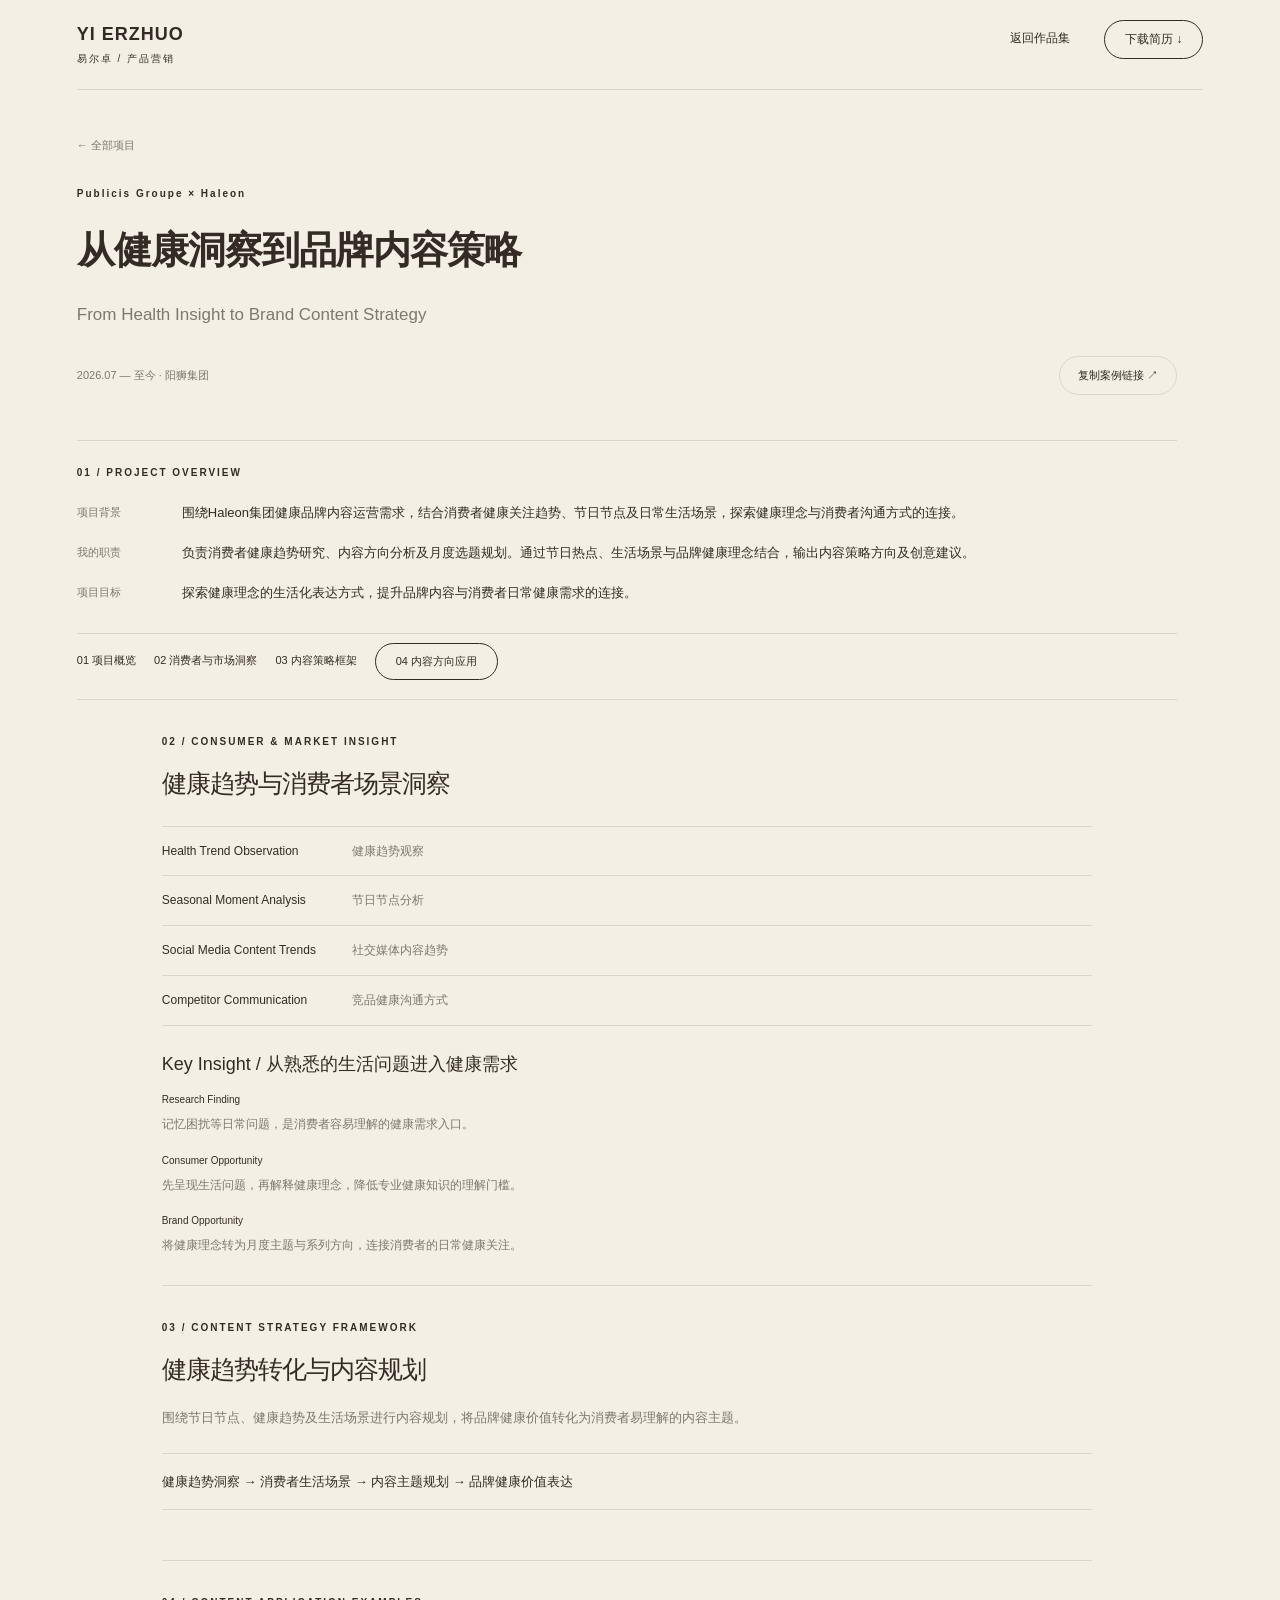
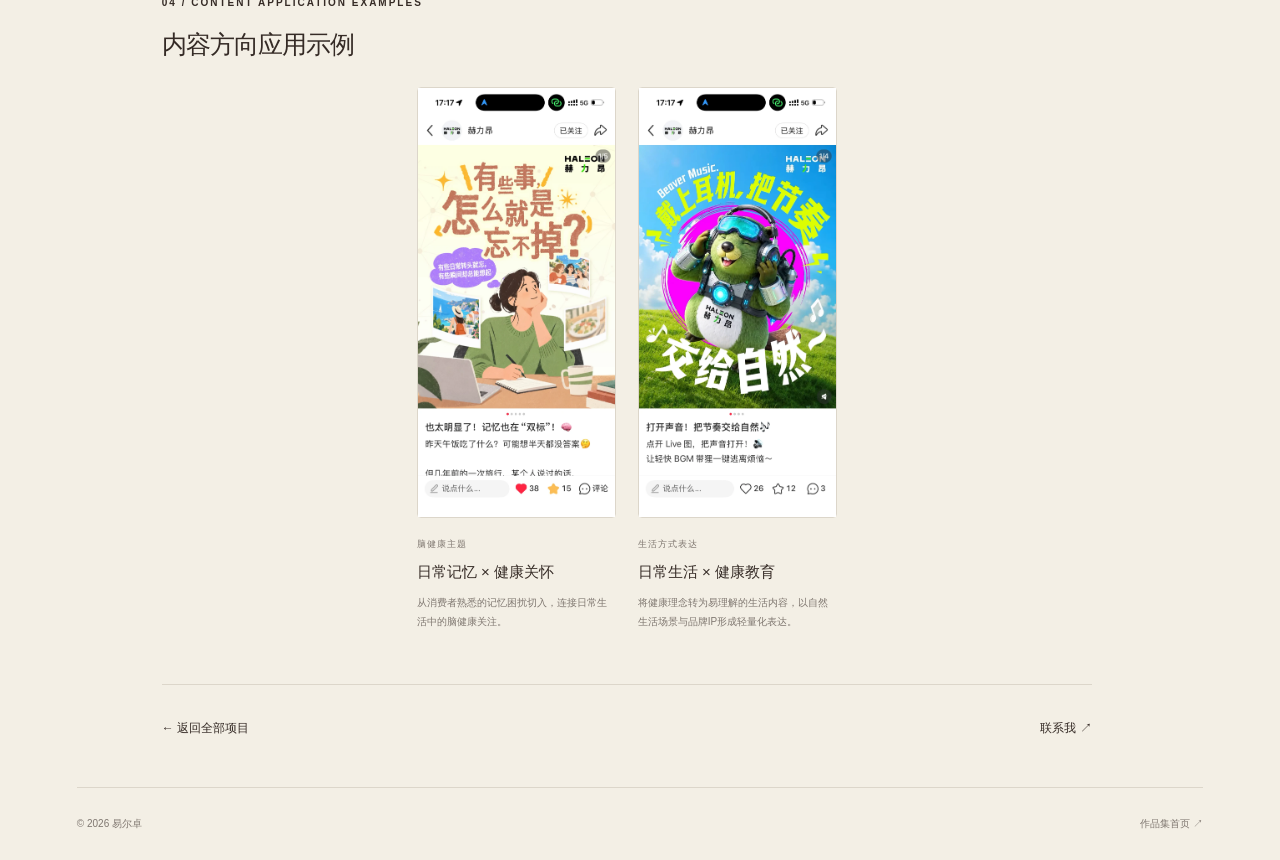
<file: cases/haleon/index.html>
<!doctype html><html lang="zh-CN"><head><meta charset="utf-8"><meta name="viewport" content="width=device-width,initial-scale=1"><meta name="description" content="Publicis Groupe × Haleon：消费者健康趋势洞察、健康场景机会、品牌资产连接与品牌沟通策略。"><title>Publicis Groupe × Haleon · 从健康洞察到品牌内容策略 · 易尔卓</title><link rel="stylesheet" href="../../style.css?v=haleon-unified5"></head><body class="case-page marketing-case"><header><a class="wordmark" href="../../">YI ERZHUO<span>易尔卓 / 产品营销</span></a><nav aria-label="案例导航"><a href="../../#projects">返回作品集</a><a href="../../assets/yi-erzhuo-resume.pdf" download>下载简历 ↓</a></nav></header><main>
<section id="overview" class="case-hero"><span id="step-1" class="six-anchor"></span><a class="back-link" href="../../#projects">← 全部项目</a><p class="eyebrow">Publicis Groupe × Haleon</p><h1>从健康洞察到品牌内容策略</h1><p class="case-question">From Health Insight to Brand Content Strategy</p><div class="case-meta"><span>2026.07 — 至今 · 阳狮集团</span><button class="share-button">复制案例链接 ↗</button></div><p id="share-status" role="status" aria-live="polite"></p>
<div class="six-overview"><p class="eyebrow">01 / PROJECT OVERVIEW</p><dl><dt>项目背景</dt><dd>围绕Haleon集团健康品牌内容运营需求，结合消费者健康关注趋势、节日节点及日常生活场景，探索健康理念与消费者沟通方式的连接。</dd><dt id="role">我的职责</dt><dd>负责消费者健康趋势研究、内容方向分析及月度选题规划。通过节日热点、生活场景与品牌健康理念结合，输出内容策略方向及创意建议。</dd><dt>项目目标</dt><dd>探索健康理念的生活化表达方式，提升品牌内容与消费者日常健康需求的连接。</dd></dl></div></section>
<nav class="chapter-nav" aria-label="案例章节"><a href="#overview">01 项目概览</a><a href="#insight">02 消费者与市场洞察</a><a href="#strategy">03 内容策略框架</a><a href="#execution">04 内容方向应用</a></nav>
<div class="case-reading">
<section id="insight" class="case-chapter"><span id="step-2" class="six-anchor"></span><p class="eyebrow">02 / CONSUMER &amp; MARKET INSIGHT</p><h2>健康趋势与消费者场景洞察</h2><dl class="six-inputs"><dt>Health Trend Observation</dt><dd>健康趋势观察</dd><dt>Seasonal Moment Analysis</dt><dd>节日节点分析</dd><dt>Social Media Content Trends</dt><dd>社交媒体内容趋势</dd><dt>Competitor Communication</dt><dd>竞品健康沟通方式</dd></dl><div class="siematic-tuned"><h3 class="six-subhead">Key Insight / 从熟悉的生活问题进入健康需求</h3><dl class="tune-key-insight"><dt>Research Finding</dt><dd>记忆困扰等日常问题，是消费者容易理解的健康需求入口。</dd><dt>Consumer Opportunity</dt><dd>先呈现生活问题，再解释健康理念，降低专业健康知识的理解门槛。</dd><dt>Brand Opportunity</dt><dd>将健康理念转为月度主题与系列方向，连接消费者的日常健康关注。</dd></dl></div></section>
<section id="strategy" class="case-chapter"><span id="step-3" class="six-anchor"></span><p class="eyebrow">03 / CONTENT STRATEGY FRAMEWORK</p><h2>健康趋势转化与内容规划</h2><p>围绕节日节点、健康趋势及生活场景进行内容规划，将品牌健康价值转化为消费者易理解的内容主题。</p><p class="six-method">健康趋势洞察 → 消费者生活场景 → 内容主题规划 → 品牌健康价值表达</p></section>
<section id="execution" class="case-chapter"><span id="step-4" class="six-anchor"></span><p class="eyebrow">04 / CONTENT APPLICATION EXAMPLES</p><h2>内容方向应用示例</h2><div class="gallery evidence-gallery"><figure><button class="gallery-image" aria-label="放大查看日常记忆与健康关怀主题"><img src="../../assets/slide-7-1.webp" alt="Haleon日常记忆与脑健康主题实际截图" loading="lazy"></button><figcaption><span>脑健康主题</span><h3>日常记忆 × 健康关怀</h3><p>从消费者熟悉的记忆困扰切入，连接日常生活中的脑健康关注。</p></figcaption></figure><figure><button class="gallery-image" aria-label="放大查看日常生活与健康教育主题"><img src="../../assets/slide-7-2.webp" alt="Haleon自然生活方式与品牌IP实际截图" loading="lazy"></button><figcaption><span>生活方式表达</span><h3>日常生活 × 健康教育</h3><p>将健康理念转为易理解的生活内容，以自然生活场景与品牌IP形成轻量化表达。</p></figcaption></figure></div></section>
<section class="next-case"><a href="../../#projects">← 返回全部项目</a><a href="mailto:erzhuoy25@163.com">联系我 ↗</a></section></div></main><footer><span>© 2026 易尔卓</span><a href="../../">作品集首页 ↗</a></footer><dialog id="image-dialog" aria-label="公开作品完整原图"><button class="close" aria-label="关闭原图">×</button><img id="full-image" alt="公开作品完整截图"></dialog><script src="../../script.js?v=haleon-unified5"></script></body></html>
</file>
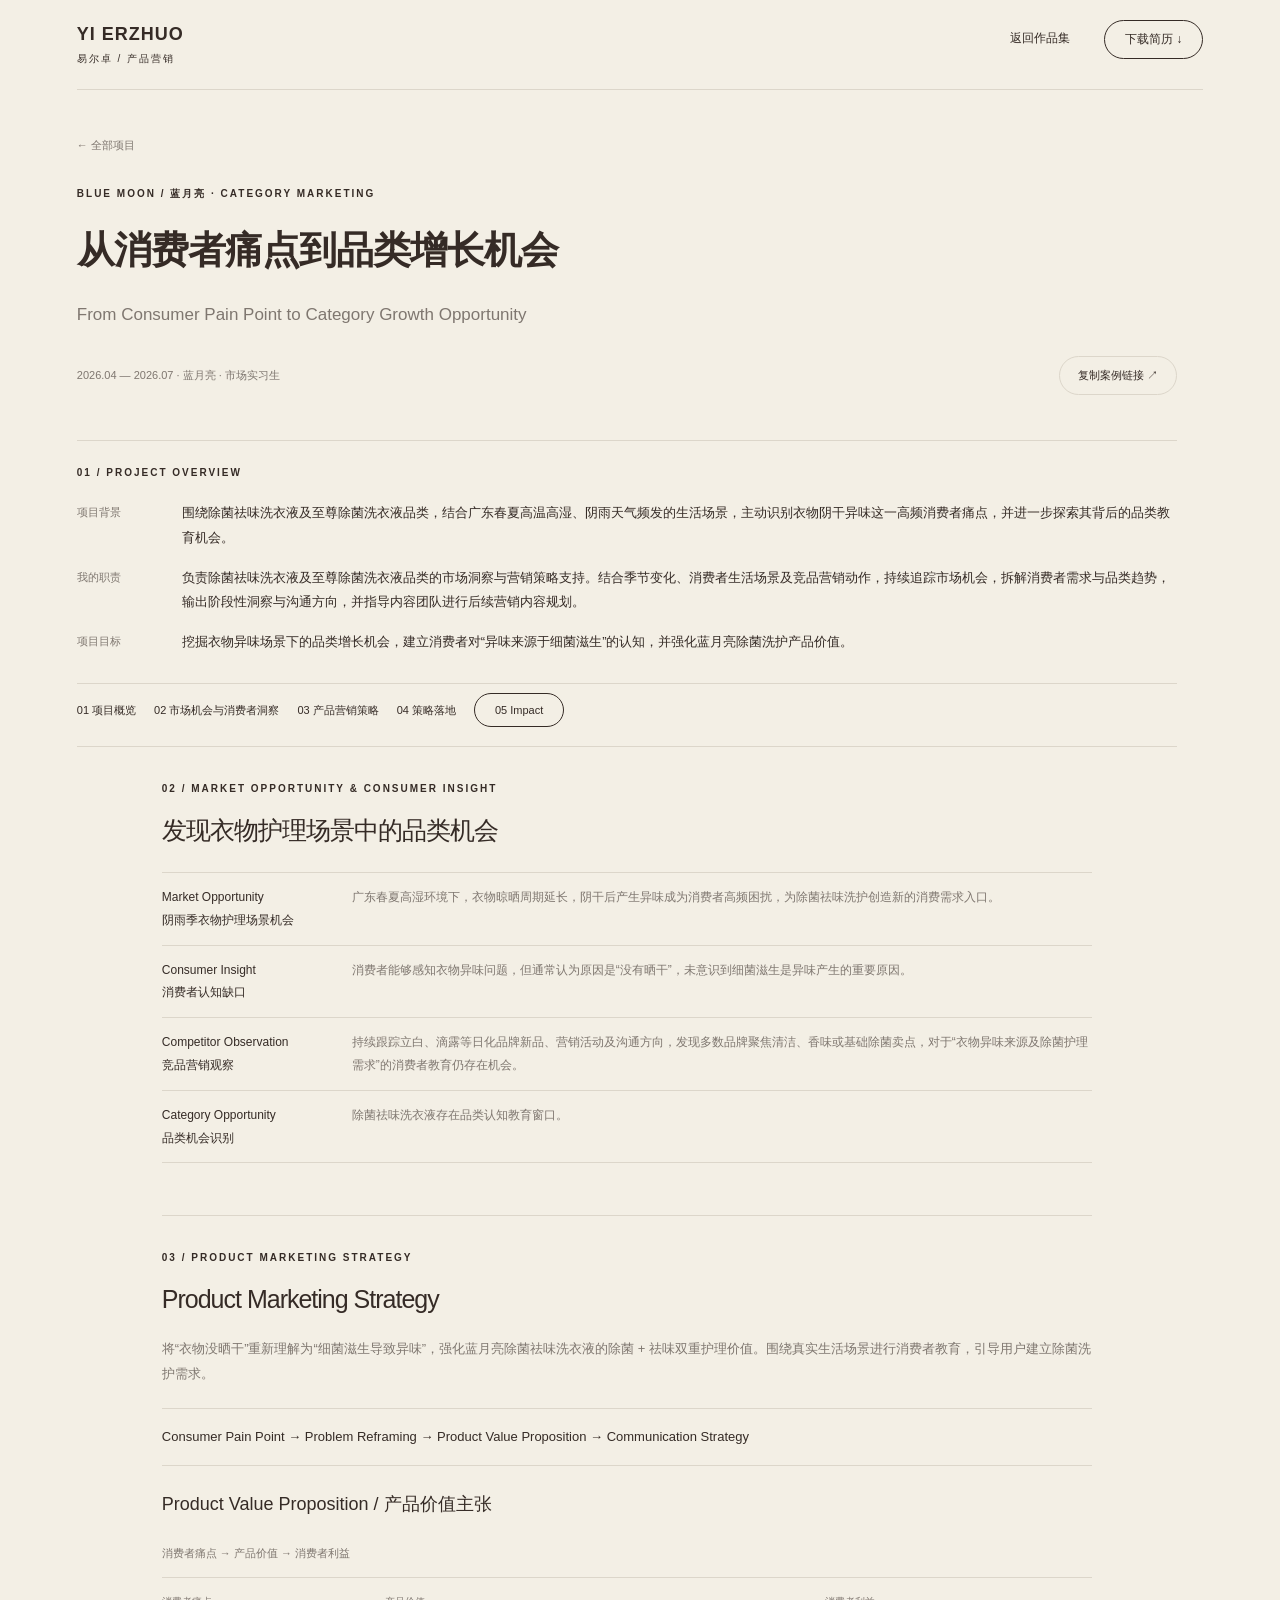
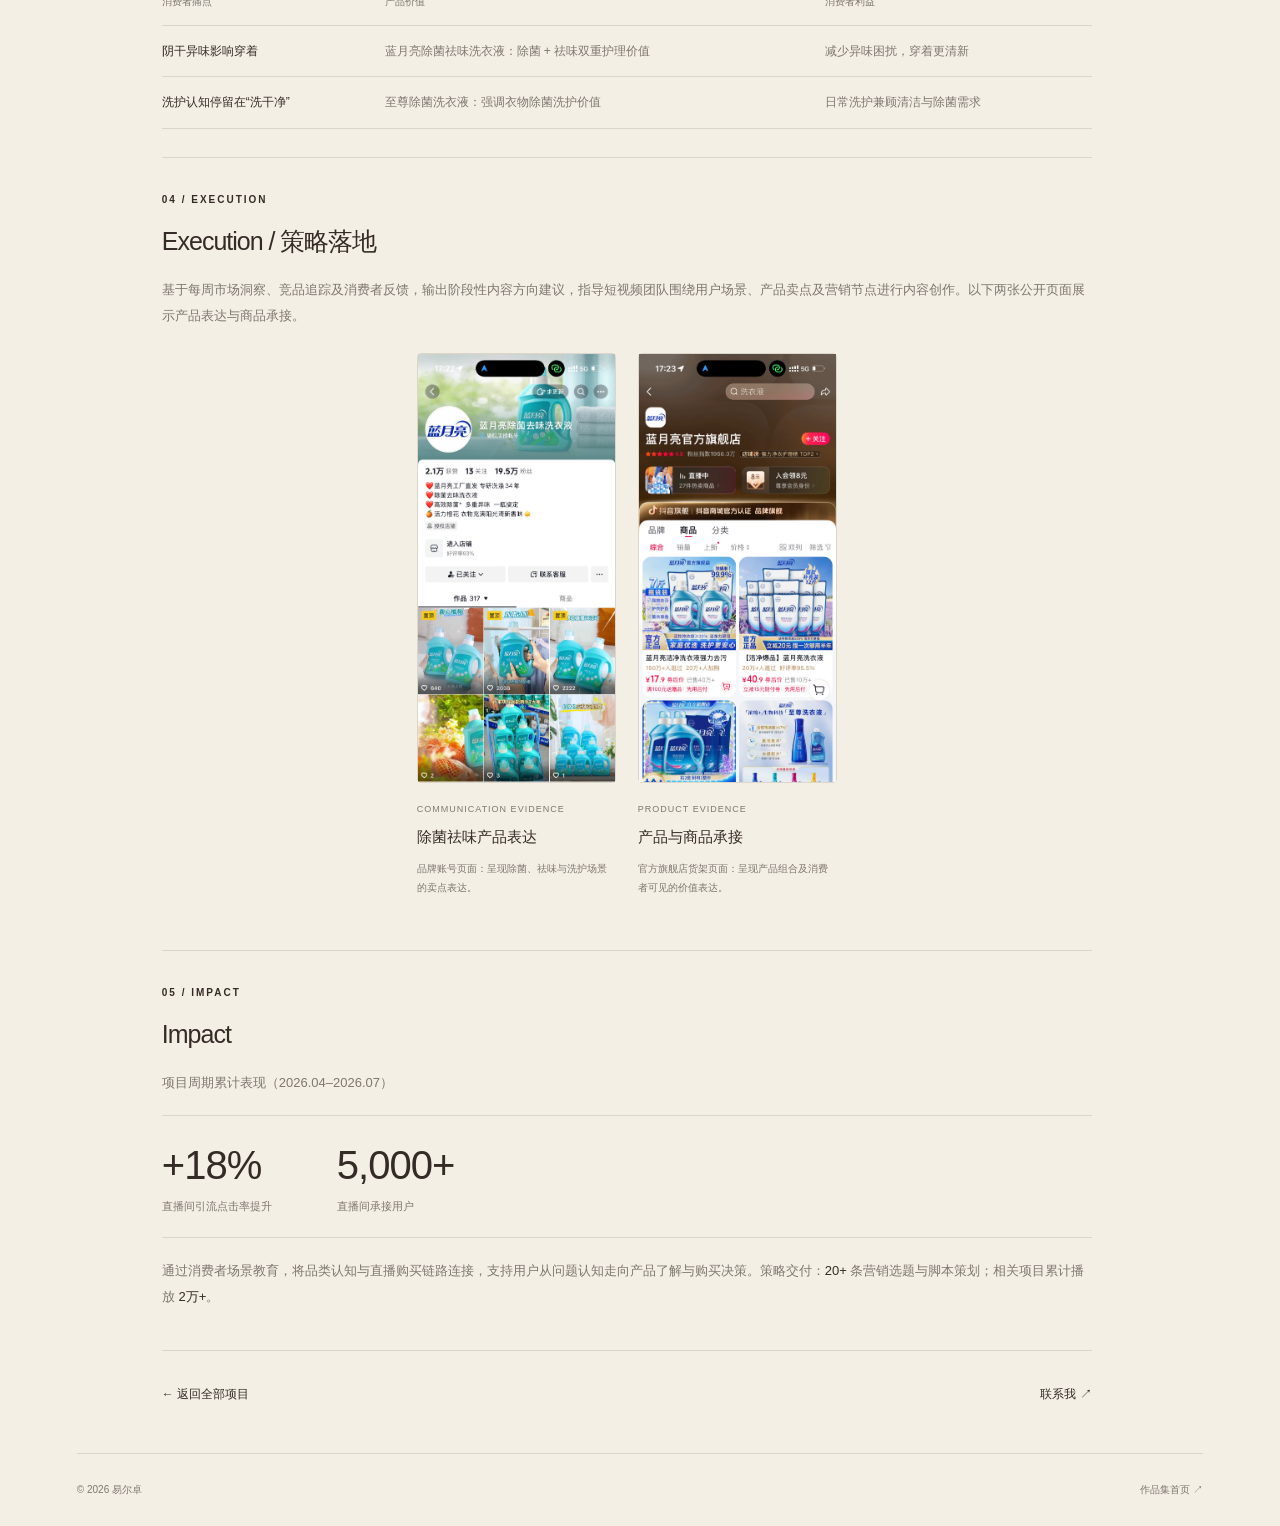
<file: cases/moon/index.html>
<!doctype html><html lang="zh-CN"><head><meta charset="utf-8"><meta name="viewport" content="width=device-width,initial-scale=1"><meta name="description" content="蓝月亮品类营销：市场场景发现、消费者洞察、竞品验证、品类教育机会与产品价值沟通策略。"><title>蓝月亮 · 从消费者痛点到品类增长机会 · 易尔卓</title><link rel="stylesheet" href="../../style.css?v=moon-category7"></head><body class="case-page moon-case"><header><a class="wordmark" href="../../">YI ERZHUO<span>易尔卓 / 产品营销</span></a><nav aria-label="案例导航"><a href="../../#projects">返回作品集</a><a href="../../assets/yi-erzhuo-resume.pdf" download>下载简历 ↓</a></nav></header><main>
<section id="overview" class="case-hero"><span id="step-1" class="six-anchor"></span><a class="back-link" href="../../#projects">← 全部项目</a><p class="eyebrow">BLUE MOON / 蓝月亮 · CATEGORY MARKETING</p><h1>从消费者痛点到品类增长机会</h1><p class="case-question">From Consumer Pain Point to Category Growth Opportunity</p><div class="case-meta"><span>2026.04 — 2026.07 · 蓝月亮 · 市场实习生</span><button class="share-button">复制案例链接 ↗</button></div><p id="share-status" role="status" aria-live="polite"></p>
<div class="six-overview"><p class="eyebrow">01 / PROJECT OVERVIEW</p><dl><dt>项目背景</dt><dd>围绕除菌祛味洗衣液及至尊除菌洗衣液品类，结合广东春夏高温高湿、阴雨天气频发的生活场景，主动识别衣物阴干异味这一高频消费者痛点，并进一步探索其背后的品类教育机会。</dd><dt id="role">我的职责</dt><dd><span id="step-4" class="six-anchor"></span>负责除菌祛味洗衣液及至尊除菌洗衣液品类的市场洞察与营销策略支持。结合季节变化、消费者生活场景及竞品营销动作，持续追踪市场机会，拆解消费者需求与品类趋势，输出阶段性洞察与沟通方向，并指导内容团队进行后续营销内容规划。</dd><dt>项目目标</dt><dd>挖掘衣物异味场景下的品类增长机会，建立消费者对“异味来源于细菌滋生”的认知，并强化蓝月亮除菌洗护产品价值。</dd></dl></div></section>
<nav class="chapter-nav" aria-label="案例章节"><a href="#overview">01 项目概览</a><a href="#insight">02 市场机会与消费者洞察</a><a href="#strategy">03 产品营销策略</a><a href="#execution">04 策略落地</a><a href="#impact">05 Impact</a></nav>
<div class="case-reading">
<section id="insight" class="case-chapter"><span id="step-2" class="six-anchor"></span><p class="eyebrow">02 / MARKET OPPORTUNITY &amp; CONSUMER INSIGHT</p><h2>发现衣物护理场景中的品类机会</h2><dl class="six-inputs"><dt>Market Opportunity<br>阴雨季衣物护理场景机会</dt><dd>广东春夏高湿环境下，衣物晾晒周期延长，阴干后产生异味成为消费者高频困扰，为除菌祛味洗护创造新的消费需求入口。</dd><dt>Consumer Insight<br>消费者认知缺口</dt><dd>消费者能够感知衣物异味问题，但通常认为原因是“没有晒干”，未意识到细菌滋生是异味产生的重要原因。</dd><dt>Competitor Observation<br>竞品营销观察</dt><dd>持续跟踪立白、滴露等日化品牌新品、营销活动及沟通方向，发现多数品牌聚焦清洁、香味或基础除菌卖点，对于“衣物异味来源及除菌护理需求”的消费者教育仍存在机会。</dd><dt>Category Opportunity<br>品类机会识别</dt><dd>除菌祛味洗衣液存在品类认知教育窗口。</dd></dl></section>
<section id="strategy" class="case-chapter"><span id="step-3" class="six-anchor"></span><p class="eyebrow">03 / PRODUCT MARKETING STRATEGY</p><h2>Product Marketing Strategy</h2><p>将“衣物没晒干”重新理解为“细菌滋生导致异味”，强化蓝月亮除菌祛味洗衣液的除菌 + 祛味双重护理价值。围绕真实生活场景进行消费者教育，引导用户建立除菌洗护需求。</p><p class="six-method">Consumer Pain Point → Problem Reframing → Product Value Proposition → Communication Strategy</p><div class="six-table-wrap"><h3 class="six-subhead">Product Value Proposition / 产品价值主张</h3><table class="six-table"><caption>消费者痛点 → 产品价值 → 消费者利益</caption><thead><tr><th>消费者痛点</th><th>产品价值</th><th>消费者利益</th></tr></thead><tbody><tr><th>阴干异味影响穿着</th><td>蓝月亮除菌祛味洗衣液：除菌 + 祛味双重护理价值</td><td>减少异味困扰，穿着更清新</td></tr><tr><th>洗护认知停留在“洗干净”</th><td>至尊除菌洗衣液：强调衣物除菌洗护价值</td><td>日常洗护兼顾清洁与除菌需求</td></tr></tbody></table></div></section>
<section id="execution" class="case-chapter"><p class="eyebrow">04 / EXECUTION</p><h2>Execution / 策略落地</h2><p>基于每周市场洞察、竞品追踪及消费者反馈，输出阶段性内容方向建议，指导短视频团队围绕用户场景、产品卖点及营销节点进行内容创作。以下两张公开页面展示产品表达与商品承接。</p><div class="gallery evidence-gallery"><figure><button class="gallery-image" aria-label="放大查看除菌祛味产品表达"><img src="../../assets/slide-5-1.webp" alt="蓝月亮除菌祛味品牌账号页面完整截图" loading="lazy"></button><figcaption><span>COMMUNICATION EVIDENCE</span><h3>除菌祛味产品表达</h3><p>品牌账号页面：呈现除菌、祛味与洗护场景的卖点表达。</p></figcaption></figure><figure><button class="gallery-image" aria-label="放大查看产品与商品承接"><img src="../../assets/slide-5-2.webp" alt="蓝月亮官方旗舰店商品页面完整截图" loading="lazy"></button><figcaption><span>PRODUCT EVIDENCE</span><h3>产品与商品承接</h3><p>官方旗舰店货架页面：呈现产品组合及消费者可见的价值表达。</p></figcaption></figure></div></section>
<section id="impact" class="case-chapter"><span id="step-5" class="six-anchor"></span><p class="eyebrow">05 / IMPACT</p><h2>Impact</h2><p>项目周期累计表现（2026.04–2026.07）</p><div class="six-summary"><div><strong>+18%</strong><span>直播间引流点击率提升</span></div><div><strong>5,000+</strong><span>直播间承接用户</span></div></div><p>通过消费者场景教育，将品类认知与直播购买链路连接，支持用户从问题认知走向产品了解与购买决策。策略交付：<strong>20+</strong> 条营销选题与脚本策划；相关项目累计播放 <strong>2万+</strong>。</p></section>
<section class="next-case"><a href="../../#projects">← 返回全部项目</a><a href="mailto:erzhuoy25@163.com">联系我 ↗</a></section></div></main><footer><span>© 2026 易尔卓</span><a href="../../">作品集首页 ↗</a></footer><dialog id="image-dialog" aria-label="公开作品完整原图"><button class="close" aria-label="关闭原图">×</button><img id="full-image" alt="公开作品完整截图"></dialog><script src="../../script.js?v=moon-category7"></script></body></html>
</file>
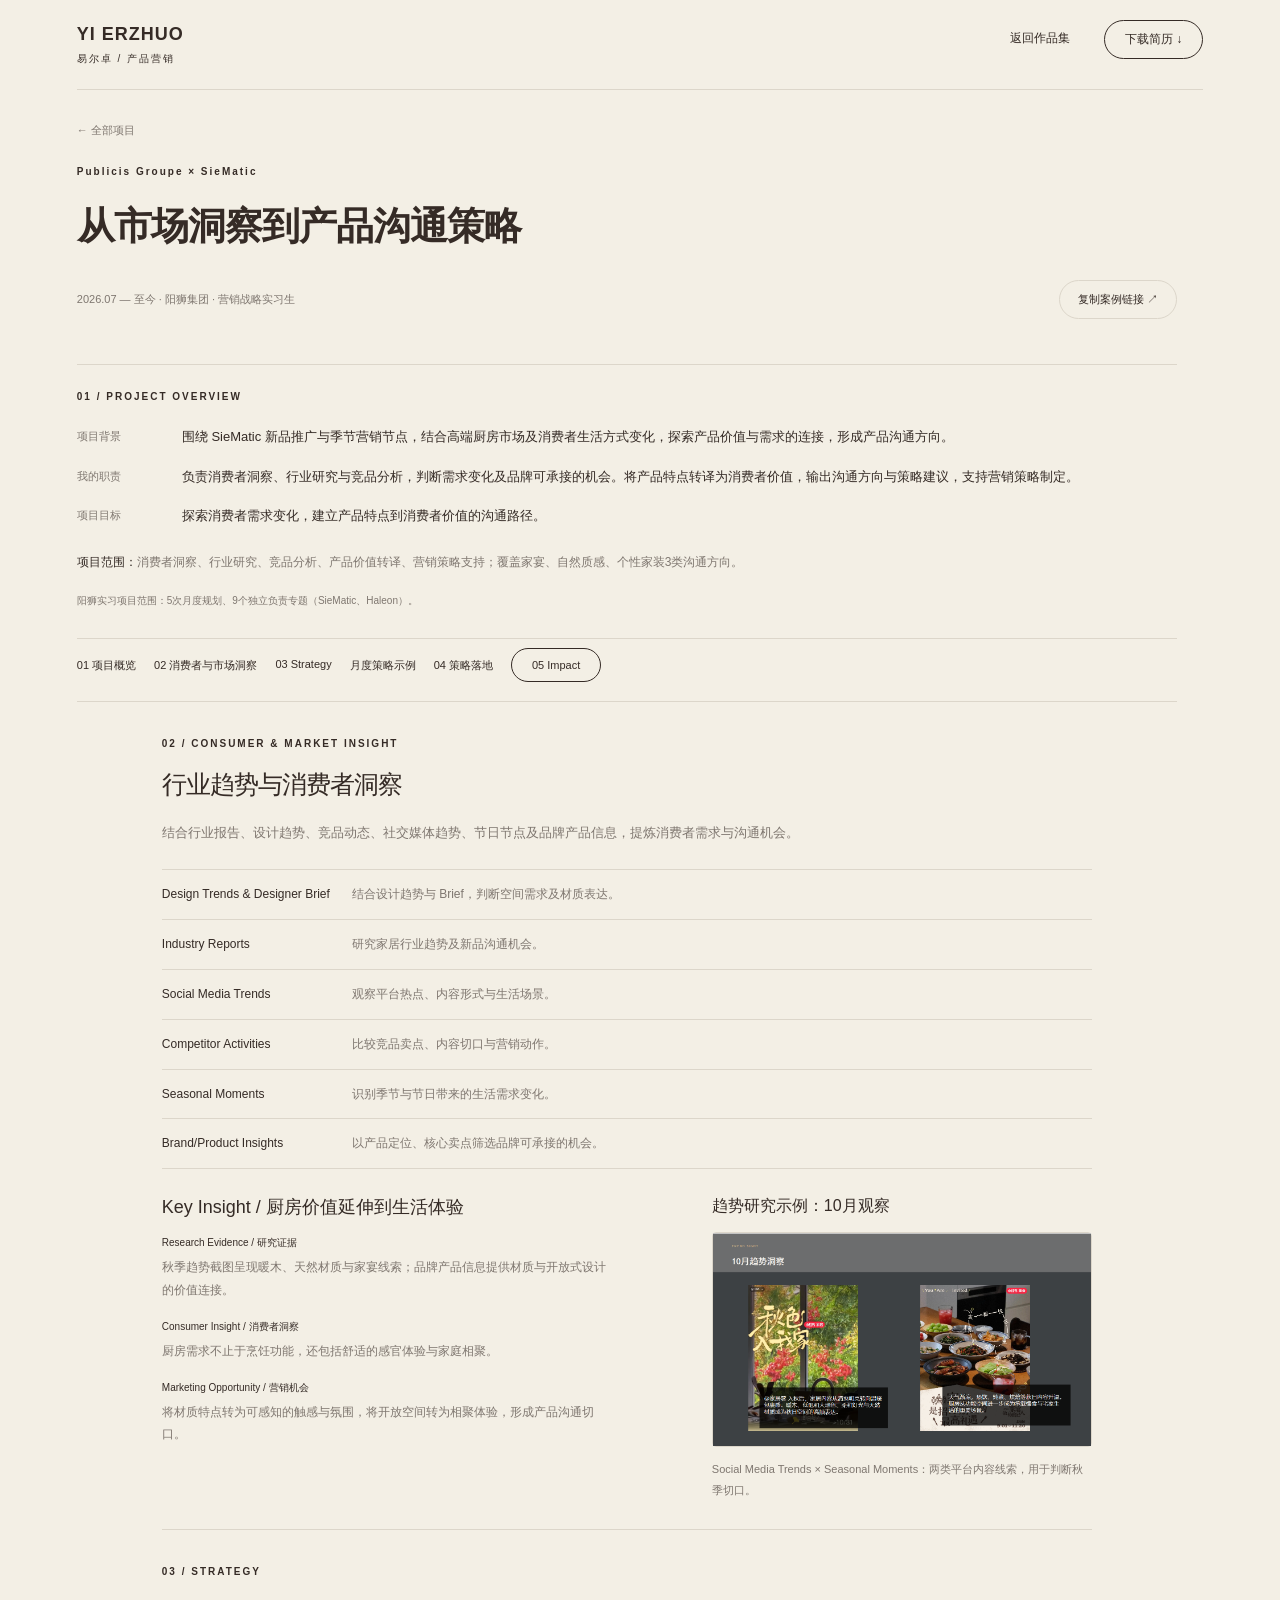
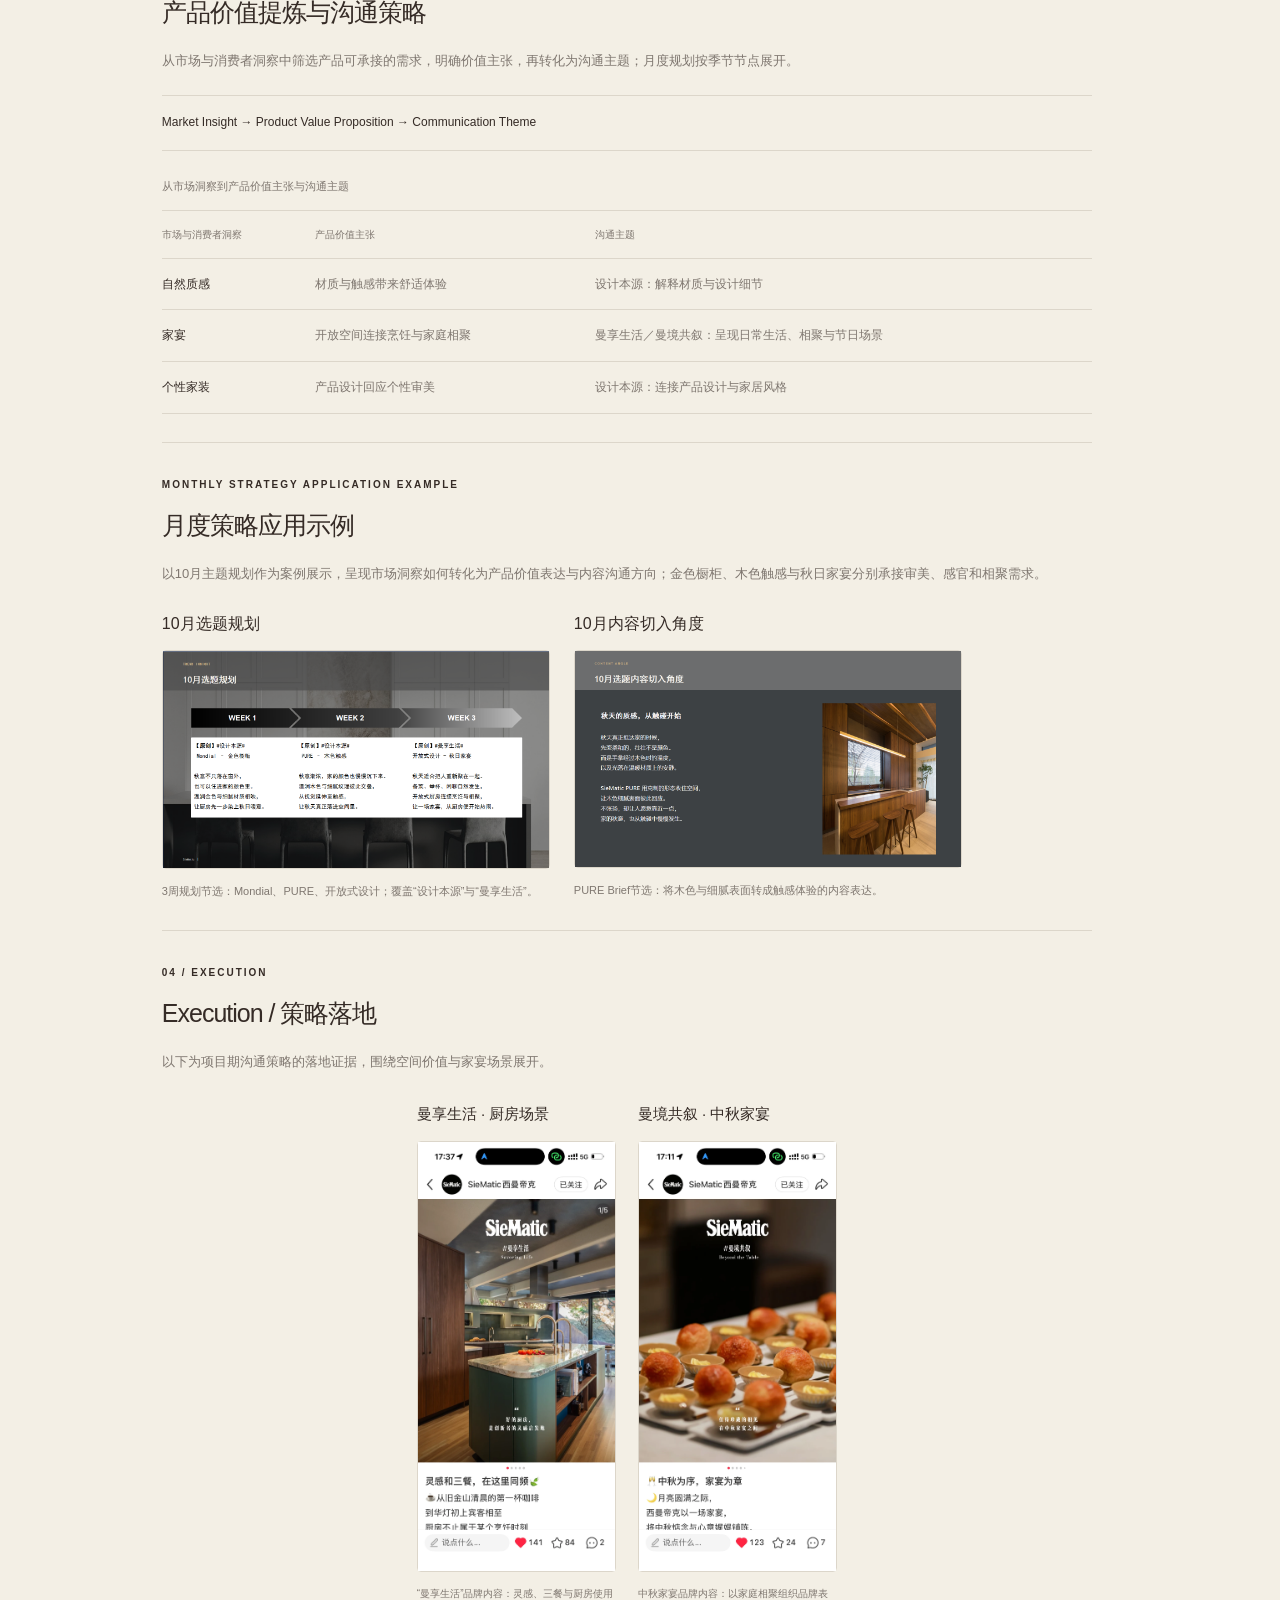
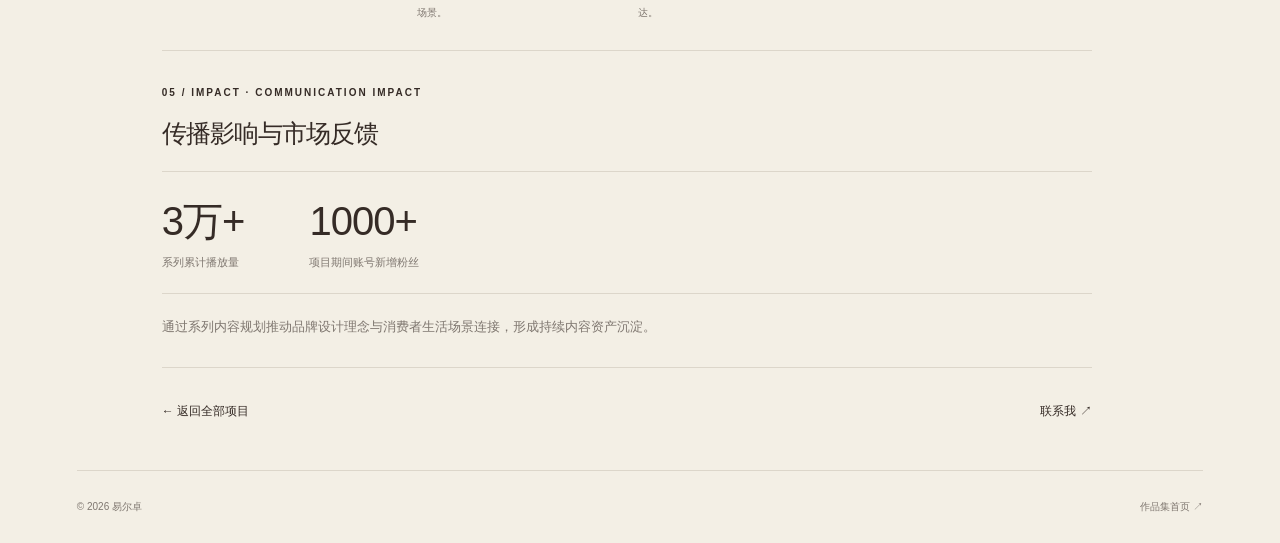
<file: cases/siematic/index.html>
<!doctype html><html lang="zh-CN"><head><meta charset="utf-8"><meta name="viewport" content="width=device-width,initial-scale=1"><meta name="description" content="Publicis Groupe × SieMatic：市场与消费者洞察、产品价值主张、沟通策略及传播影响。"><title>Publicis Groupe × SieMatic · 从市场洞察到产品沟通策略 · 易尔卓</title><link rel="stylesheet" href="../../style.css?v=siematic-tune8"></head><body class="case-page siematic-six siematic-tuned"><header><a class="wordmark" href="../../">YI ERZHUO<span>易尔卓 / 产品营销</span></a><nav aria-label="案例导航"><a href="../../#projects">返回作品集</a><a href="../../assets/yi-erzhuo-resume.pdf" download>下载简历 ↓</a></nav></header><main><section id="overview" class="case-hero"><a class="back-link" href="../../#projects">← 全部项目</a><p class="eyebrow">Publicis Groupe × SieMatic</p><h1>从市场洞察到产品沟通策略</h1><div class="case-meta"><span>2026.07 — 至今 · 阳狮集团 · 营销战略实习生</span><button class="share-button">复制案例链接 ↗</button></div><p id="share-status" role="status" aria-live="polite"></p><div id="step-1" class="six-overview"><span id="background" class="six-anchor"></span><p class="eyebrow">01 / PROJECT OVERVIEW</p><dl><dt>项目背景</dt><dd>围绕 SieMatic 新品推广与季节营销节点，结合高端厨房市场及消费者生活方式变化，探索产品价值与需求的连接，形成产品沟通方向。</dd><dt>我的职责</dt><dd>负责消费者洞察、行业研究与竞品分析，判断需求变化及品牌可承接的机会。将产品特点转译为消费者价值，输出沟通方向与策略建议，支持营销策略制定。</dd><dt>项目目标</dt><dd>探索消费者需求变化，建立产品特点到消费者价值的沟通路径。</dd></dl><p class="tune-scope"><b>项目范围：</b>消费者洞察、行业研究、竞品分析、产品价值转译、营销策略支持；覆盖家宴、自然质感、个性家装3类沟通方向。</p><p class="six-range">阳狮实习项目范围：5次月度规划、9个独立负责专题（SieMatic、Haleon）。</p></div></section><nav class="chapter-nav" aria-label="案例章节"><a href="#overview">01 项目概览</a><a href="#insight">02 消费者与市场洞察</a><a href="#framework">03 Strategy</a><a href="#october">月度策略示例</a><a href="#execution">04 策略落地</a><a href="#results">05 Impact</a></nav><div class="case-reading"><section id="insight" class="case-chapter"><span id="step-2" class="six-anchor"></span><span id="planning" class="six-anchor"></span><p class="eyebrow">02 / CONSUMER & MARKET INSIGHT</p><h2>行业趋势与消费者洞察</h2><p>结合行业报告、设计趋势、竞品动态、社交媒体趋势、节日节点及品牌产品信息，提炼消费者需求与沟通机会。</p><dl class="six-inputs"><dt>Design Trends & Designer Brief</dt><dd>结合设计趋势与 Brief，判断空间需求及材质表达。</dd><dt>Industry Reports</dt><dd>研究家居行业趋势及新品沟通机会。</dd><dt>Social Media Trends</dt><dd>观察平台热点、内容形式与生活场景。</dd><dt>Competitor Activities</dt><dd>比较竞品卖点、内容切口与营销动作。</dd><dt>Seasonal Moments</dt><dd>识别季节与节日带来的生活需求变化。</dd><dt>Brand/Product Insights</dt><dd>以产品定位、核心卖点筛选品牌可承接的机会。</dd></dl><div class="tune-research-layout"><div><h3 class="six-subhead">Key Insight / 厨房价值延伸到生活体验</h3><dl class="tune-key-insight"><dt>Research Evidence / 研究证据</dt><dd>秋季趋势截图呈现暖木、天然材质与家宴线索；品牌产品信息提供材质与开放式设计的价值连接。</dd><dt>Consumer Insight / 消费者洞察</dt><dd>厨房需求不止于烹饪功能，还包括舒适的感官体验与家庭相聚。</dd><dt>Marketing Opportunity / 营销机会</dt><dd>将材质特点转为可感知的触感与氛围，将开放空间转为相聚体验，形成产品沟通切口。</dd></dl></div><figure class="six-evidence "><h3>趋势研究示例：10月观察</h3><button class="gallery-image" aria-label="放大查看趋势研究示例：10月观察"><img src="../../assets/siematic-evidence/insight.png" alt="趋势研究示例：10月观察完整原图" loading="lazy"></button><figcaption>Social Media Trends × Seasonal Moments：两类平台内容线索，用于判断秋季切口。</figcaption></figure></div></section><section id="framework" class="case-chapter"><span id="step-3" class="six-anchor"></span><span id="strategy" class="six-anchor"></span><p class="eyebrow">03 / STRATEGY</p><h2>产品价值提炼与沟通策略</h2><p>从市场与消费者洞察中筛选产品可承接的需求，明确价值主张，再转化为沟通主题；月度规划按季节节点展开。</p><p class="six-method">Market Insight → Product Value Proposition → Communication Theme</p><div class="six-table-wrap"><table class="six-table"><caption>从市场洞察到产品价值主张与沟通主题</caption><thead><tr><th>市场与消费者洞察</th><th>产品价值主张</th><th>沟通主题</th></tr></thead><tbody><tr><th>自然质感</th><td>材质与触感带来舒适体验</td><td>设计本源：解释材质与设计细节</td></tr><tr><th>家宴</th><td>开放空间连接烹饪与家庭相聚</td><td>曼享生活／曼境共叙：呈现日常生活、相聚与节日场景</td></tr><tr><th>个性家装</th><td>产品设计回应个性审美</td><td>设计本源：连接产品设计与家居风格</td></tr></tbody></table></div></section><section id="october" class="case-chapter"><p class="eyebrow">MONTHLY STRATEGY APPLICATION EXAMPLE</p><h2>月度策略应用示例</h2><p>以10月主题规划作为案例展示，呈现市场洞察如何转化为产品价值表达与内容沟通方向；金色橱柜、木色触感与秋日家宴分别承接审美、感官和相聚需求。</p><div class="tune-planning-grid"><figure class="six-evidence "><h3>10月选题规划</h3><button class="gallery-image" aria-label="放大查看10月选题规划"><img src="../../assets/siematic-evidence/planning.png" alt="10月选题规划完整原图" loading="lazy"></button><figcaption>3周规划节选：Mondial、PURE、开放式设计；覆盖“设计本源”与“曼享生活”。</figcaption></figure><figure class="six-evidence "><h3>10月内容切入角度</h3><button class="gallery-image" aria-label="放大查看10月内容切入角度"><img src="../../assets/siematic-evidence/content.png" alt="10月内容切入角度完整原图" loading="lazy"></button><figcaption>PURE Brief节选：将木色与细腻表面转成触感体验的内容表达。</figcaption></figure></div></section><section id="execution" class="case-chapter"><span id="step-4" class="six-anchor"></span><p class="eyebrow">04 / EXECUTION</p><h2>Execution / 策略落地</h2><p>以下为项目期沟通策略的落地证据，围绕空间价值与家宴场景展开。</p><div class="six-published"><figure class="six-evidence six-portrait"><h3>曼享生活 · 厨房场景</h3><button class="gallery-image" aria-label="放大查看空间与生活场景"><img src="../../assets/siematic-evidence/results1.png" alt="空间与生活场景完整原图" loading="lazy"></button><figcaption>“曼享生活”品牌内容：灵感、三餐与厨房使用场景。</figcaption></figure><figure class="six-evidence six-portrait"><h3>曼境共叙 · 中秋家宴</h3><button class="gallery-image" aria-label="放大查看节日与家宴场景"><img src="../../assets/siematic-evidence/results2.png" alt="节日与家宴场景完整原图" loading="lazy"></button><figcaption>中秋家宴品牌内容：以家庭相聚组织品牌表达。</figcaption></figure></div></section><section id="results" class="case-chapter"><span id="step-5" class="six-anchor"></span><p class="eyebrow">05 / IMPACT · COMMUNICATION IMPACT</p><h2>传播影响与市场反馈</h2><div class="six-summary"><div><strong>3万+</strong><span>系列累计播放量</span></div><div><strong>1000+</strong><span>项目期间账号新增粉丝</span></div></div><p>通过系列内容规划推动品牌设计理念与消费者生活场景连接，形成持续内容资产沉淀。</p></section><section class="next-case"><a href="../../#projects">← 返回全部项目</a><a href="mailto:erzhuoy25@163.com">联系我 ↗</a></section></div></main><footer><span>© 2026 易尔卓</span><a href="../../">作品集首页 ↗</a></footer><dialog id="image-dialog" aria-label="公开作品完整原图"><button class="close" aria-label="关闭原图">×</button><a id="original-image-link" class="original-image-link" href="#" target="_blank" rel="noopener">在新窗口打开原图 ↗</a><img id="full-image" alt="公开作品完整截图"></dialog><script src="../../script.js?v=siematic-tune8"></script></body></html>
</file>
<file: style.css>
:root{--paper:#f3efe5;--ink:#352b26;--muted:#7f7770;--blue:#2853de;--line:#dcd6ca}*{box-sizing:border-box}html{scroll-behavior:smooth;scroll-padding-top:88px}body{margin:0;background:var(--paper);color:var(--ink);font-family:Arial,"PingFang SC","Microsoft YaHei",sans-serif;-webkit-font-smoothing:antialiased}button,a{-webkit-tap-highlight-color:transparent}a{color:inherit;text-decoration:none}button{font:inherit;cursor:pointer}header,main,footer{max-width:1260px;margin:auto}header{height:96px;display:flex;justify-content:space-between;align-items:center;border-bottom:1px solid var(--line)}.wordmark{font-size:18px;letter-spacing:1px;font-weight:750}.wordmark span{display:block;font-size:10px;font-weight:400;letter-spacing:2px;margin-top:7px}nav{display:flex;gap:34px;font-size:12px}nav a:last-child{border:1px solid var(--ink);border-radius:25px;padding:10px 20px;margin-top:-10px}a:hover{color:var(--blue)}.hero{display:grid;grid-template-columns:1.15fr 1fr;gap:45px;padding:70px 0 60px;align-items:center}.eyebrow{font-size:10px;font-weight:600;letter-spacing:2px;line-height:1.7;margin:0}.eyebrow i{width:7px;height:7px;background:var(--blue);display:inline-block;border-radius:50%;margin-right:7px}h1{font-size:clamp(45px,5.2vw,74px);letter-spacing:-3px;line-height:1.24;font-weight:600;margin:27px 0}.blue{color:var(--blue)}.hero-description{font-size:13px;line-height:2;color:var(--muted);margin:25px 0 32px}.primary{display:inline-flex;gap:50px;background:var(--blue);color:#fff;padding:17px 22px;border-radius:3px;font-size:12px}.primary:hover{background:var(--ink);color:#fff}.hero-note{font-size:10px;color:var(--muted);display:inline-block;margin-left:20px}.hero-portrait{height:490px;background:#e3dfd4;border-radius:3px;position:relative;overflow:hidden}.portrait-top{position:absolute;left:25px;top:25px;font-size:10px;line-height:1.6;letter-spacing:1px;z-index:2}.portrait-orbit{position:absolute;width:345px;height:345px;border:1px solid #b7ae9d;border-radius:50%;top:65px;left:calc(50% - 172px)}.hero-portrait>img{position:absolute;width:125%;left:-12.5%;bottom:0;object-fit:contain;z-index:1}.big-star{position:absolute;right:24px;top:18px;font-size:82px;color:var(--blue);font-family:Georgia,serif;font-weight:400}.portrait-caption{position:absolute;bottom:23px;left:25px;z-index:3;background:var(--paper);padding:12px 18px;transform:rotate(-3deg);box-shadow:0 5px 20px #352b2610}.portrait-caption>span{display:block;font-size:8px;letter-spacing:2px;margin-bottom:7px}.portrait-caption strong{font-size:21px;font-weight:500}.portrait-caption small{font-size:11px;margin-left:10px}.portrait-sticker{position:absolute;right:15px;top:167px;background:var(--blue);color:#fff;font-size:11px;line-height:1.7;padding:15px 18px;transform:rotate(8deg);z-index:2}.brand-strip{display:flex;align-items:center;justify-content:space-between;padding:27px 0;border-top:1px solid var(--line);border-bottom:1px solid var(--line);gap:15px}.brand-strip>span{color:var(--muted);font-size:10px}.brand-strip strong{font-size:21px;font-weight:600;letter-spacing:-.5px}.section{padding-top:86px}.section-title{display:flex;justify-content:space-between;align-items:flex-end;gap:30px;margin-bottom:35px}h2{font-size:35px;line-height:1.45;font-weight:500;letter-spacing:-1px;margin:17px 0 0}.section-title>p{font-size:12px;color:var(--muted);line-height:1.9;margin:0}.project-grid{display:grid;grid-template-columns:repeat(3,1fr);gap:22px}.project{border:1px solid var(--line);border-radius:5px;overflow:hidden;background:#f8f5ef;transition:transform .2s,box-shadow .2s}.project:hover{transform:translateY(-4px);box-shadow:0 14px 30px #352b2609}.project-cover{width:100%;border:0;text-align:left;display:block;position:relative;padding:24px;height:350px;overflow:hidden;color:var(--ink)}.mint .project-cover{background:#dce6df}.sand .project-cover{background:#e5d7c3}.lavender .project-cover{background:#e2e0ef}.cover-top{display:flex;justify-content:space-between;font-size:8px;letter-spacing:1px}.project-cover>h3{font-weight:500;font-size:25px;line-height:1.5;margin:24px 0 0;position:relative;z-index:2;letter-spacing:-.8px}.cover-art{position:absolute;top:147px;right:30px;left:25px;height:220px;display:flex;justify-content:center;gap:13px}.cover-art img{width:100px;object-fit:cover;object-position:top;border:4px solid #fff;border-radius:13px;box-shadow:0 15px 25px #352b2630;transform:rotate(-9deg) translateY(15px);height:215px}.cover-art img+img{transform:rotate(9deg) translateY(35px)}.cover-label{position:absolute;bottom:0;left:0;right:0;padding:14px 24px;background:inherit;font-size:7px;letter-spacing:1px;z-index:3}.cover-arrow{position:absolute;bottom:11px;right:18px;font-size:19px;z-index:4}.project-body{padding:25px}.tags{color:var(--muted);font-size:9px;letter-spacing:.3px;margin:0}h3{font-size:19px;font-weight:500;line-height:1.5;margin:15px 0 10px}.summary{font-size:12px;color:var(--muted);line-height:1.9;margin:0;min-height:68px}.metrics{display:flex;gap:28px;margin-top:24px}.metrics strong{display:block;font-size:30px;font-weight:500;letter-spacing:-1px}.metrics span{font-size:9px;display:block;margin-top:7px;color:var(--muted)}.metric-note{font-size:9px;color:var(--muted);margin:14px 0 19px}.case-link{display:flex;justify-content:space-between;background:transparent;border:0;border-top:1px solid var(--line);padding:16px 0 0;font-size:11px;width:100%;color:var(--ink)}.case-link:hover{color:var(--blue)}.confidential{font-size:10px;color:var(--muted);line-height:1.8;margin-top:20px}.support-grid{display:grid;grid-template-columns:1fr 1fr;border-top:1px solid var(--line);border-left:1px solid var(--line)}.support{padding:35px;border-right:1px solid var(--line);border-bottom:1px solid var(--line)}.small-no{font-size:10px;color:var(--muted);letter-spacing:1px}.support h3{font-size:25px;line-height:1.6;margin:20px 0 15px;letter-spacing:-.5px}.support>p{font-size:12px;line-height:2;color:var(--muted);max-width:490px}.strategy{font-size:12px;background:#e9e4d9;padding:14px 15px;margin:21px 0}.strategy span{font-size:9px;color:var(--muted);margin-right:20px}.support-result{display:flex;gap:28px;flex-wrap:wrap;margin:25px 0 23px}.support-result strong{font-size:28px;font-weight:500;letter-spacing:-1px}.support-result small{display:block;font-size:10px;font-weight:400;letter-spacing:0;color:var(--muted);margin-top:6px}.support-foot{font-size:9px;color:var(--muted);line-height:1.8}.collab-step{display:flex;gap:18px;align-items:flex-start;margin:20px 0}.collab-step>span{font-size:10px;color:var(--blue);border:1px solid #aeb9e1;border-radius:50%;padding:9px;margin-top:2px}.collab-step h4{font-size:14px;font-weight:500;margin:0 0 6px}.collab-step p{font-size:12px;line-height:1.9;color:var(--muted);margin:0}.about{display:grid;grid-template-columns:1fr 1fr;gap:100px;padding-bottom:85px}.about-left>p:not(.eyebrow){font-size:12px;line-height:2;color:var(--muted);margin-top:22px}.education{margin-top:30px}.education h3{font-size:16px;margin:18px 0 7px}.education h3 span{font-size:10px;color:var(--muted);margin-left:10px}.education p{font-size:11px;color:var(--muted);margin:0}.about-photo{height:190px;background:#e4dfd3;position:relative;overflow:hidden;margin-top:30px;border-radius:3px}.about-photo img{position:absolute;height:290px;bottom:-50px;right:20px}.about-photo>span{position:absolute;left:25px;top:57px;font-family:Georgia,serif;font-size:24px;line-height:1.4;z-index:1}.abilities{padding-top:8px}.abilities>.eyebrow{margin-bottom:23px}.ability{display:flex;gap:20px;padding:21px 0;border-top:1px solid var(--line);align-items:center}.ability>span:first-child{font-size:10px;color:var(--muted)}.ability h3{font-size:17px;margin:0 0 8px}.ability p{font-size:11px;color:var(--muted);margin:0;line-height:1.8}.ability-mark{margin-left:auto;color:var(--muted);font-size:20px}.language{border-top:1px solid var(--line);margin-top:10px;padding-top:23px;display:flex;align-items:center;gap:20px;flex-wrap:wrap}.language>span{font-size:9px;letter-spacing:1px;color:var(--muted)}.language strong{font-weight:500;font-size:21px}.language p{font-size:10px;color:var(--muted)}.contact{background:var(--ink);color:var(--paper);padding:48px;border-radius:4px}.contact .eyebrow{color:#c3b9aa}.contact h2{font-size:46px;margin:25px 0 35px}.contact h2>span{color:#a6b6ff;display:inline-block;margin-left:60px}.contact-bottom{display:flex;justify-content:space-between;align-items:center;gap:20px}.contact-bottom a{font-size:17px;border-bottom:1px solid #9b9086;padding-bottom:8px}.contact-bottom>span{font-size:10px;color:#c3b9aa}footer{display:flex;justify-content:space-between;padding:29px 0;font-size:10px;color:var(--muted)}dialog{border:0;border-radius:8px;background:var(--paper);color:var(--ink);padding:42px;width:min(840px,92vw);max-height:88vh}dialog::backdrop{background:#211a17b8;backdrop-filter:blur(6px)}.close{position:absolute;right:13px;top:9px;width:36px;height:36px;background:var(--paper);color:var(--ink);border:1px solid var(--line);border-radius:50%;font-size:23px;z-index:5}dialog h2{font-size:30px;margin-bottom:28px}.case-step{display:flex;gap:22px;border-top:1px solid var(--line);padding:21px 0}.case-step>span{font-size:11px;color:var(--blue);padding-top:6px}.case-step h3{font-size:16px;margin:0 0 9px}.case-step p{font-size:12px;line-height:2;margin:0;color:var(--muted)}.gallery-title{font-size:14px;margin:25px 0 20px}.gallery{display:grid;grid-template-columns:1fr 1fr;gap:20px}.gallery-image{padding:0;border:1px solid var(--line);background:#fff;overflow:hidden;border-radius:4px}.gallery-image img{width:100%;display:block}.case-note{border-top:1px solid var(--line);padding-top:20px;font-size:10px;color:var(--muted);line-height:1.9;margin:25px 0 0}#image-dialog{padding:0;background:#fff;width:min(570px,92vw);max-height:94vh}#full-image{display:block;width:100%}:focus-visible{outline:2px solid var(--blue);outline-offset:5px}@media(max-width:1400px){header,main,footer{margin-left:6%;margin-right:6%}.hero-note{display:block;margin:15px 0 0}}@media(max-width:1000px){.hero-portrait{height:420px}.hero h1{font-size:53px}.project-grid{grid-template-columns:1fr 1fr}.project:last-child{grid-column:1/-1;display:grid;grid-template-columns:1fr 1fr}.project:last-child .project-cover{height:100%;min-height:350px}.about{gap:40px}.brand-strip strong{font-size:17px}}@media(max-width:650px){header,main,footer{margin-left:6%;margin-right:6%}header{height:82px}.wordmark{font-size:15px}.wordmark span{font-size:8px;letter-spacing:1px}nav{gap:14px;font-size:10px}nav a:last-child{border:0;padding:0;margin:0}.hero{grid-template-columns:1fr;padding:40px 0;gap:30px}.hero h1{font-size:49px;letter-spacing:-2px}.hero-description{font-size:12px}.hero-note{display:inline-block;margin-left:12px;font-size:8px}.hero-portrait{height:370px}.hero-portrait>img{width:115%;left:-7.5%}.portrait-orbit{width:270px;height:270px;left:calc(50% - 135px);top:60px}.portrait-sticker{top:136px;font-size:9px;padding:10px}.big-star{font-size:62px}.portrait-top{font-size:8px}.brand-strip{flex-wrap:wrap;justify-content:flex-start;gap:20px;padding:22px 0}.brand-strip>span{width:100%;font-size:9px}.brand-strip strong{font-size:14px}.section{padding-top:56px}.section-title{display:block;margin-bottom:25px}h2{font-size:28px}.section-title>p{font-size:11px;margin-top:17px}.project-grid{grid-template-columns:1fr;gap:23px}.project:last-child{display:block;grid-column:auto}.project-cover,.project:last-child .project-cover{height:350px}.project-cover h3{font-size:27px}.cover-art{gap:20px}.cover-art img{width:113px;height:245px}.summary{min-height:0}.project-body{padding:24px}.support-grid{grid-template-columns:1fr}.support{padding:25px}.support h3{font-size:23px}.support-result{gap:22px}.support-result strong{font-size:25px}.about{grid-template-columns:1fr;gap:35px;padding-bottom:55px}.education h3 span{font-size:9px}.about-photo{height:175px}.abilities{padding-top:0}.contact{padding:30px 24px}.contact h2{font-size:29px;margin:20px 0 28px}.contact h2>span{margin-left:10px}.contact-bottom{display:block}.contact-bottom>a{font-size:15px}.contact-bottom>span{display:block;margin-top:20px;font-size:9px}footer{font-size:9px}dialog{padding:30px 22px}dialog h2{font-size:25px}.case-step{gap:13px}.gallery{gap:10px}.eyebrow{font-size:9px;letter-spacing:1.5px}}@media(prefers-reduced-motion:reduce){html{scroll-behavior:auto}.project{transition:none}}
.project-cover{display:flex;flex-direction:column;align-items:stretch;justify-content:flex-start}.big-star{font-variant-emoji:text}.cover-art{top:160px}
.about-photo{height:300px}.about-photo img{height:280px;max-width:55%;width:auto;object-fit:contain;bottom:0;right:12px}.about-photo>span{top:110px;font-size:22px}@media(max-width:650px){.about-photo{height:260px}.about-photo img{height:240px;max-width:55%;right:4px}.about-photo>span{left:18px;top:95px;font-size:18px}}
/* Recruiting portfolio: clear deliverables and shareable case studies. */
.hero h1{font-size:clamp(40px,4.1vw,59px);line-height:1.32;letter-spacing:-2px}.positioning{font-size:12px;color:var(--blue);letter-spacing:.5px;margin:20px 0 0}.hero-description{max-width:510px}.hero-actions-new{display:flex;gap:16px;align-items:center;flex-wrap:wrap}.resume-button{border:1px solid var(--line);padding:16px 20px;font-size:12px;border-radius:3px}.graduation,.location{font-size:10px;color:var(--muted);line-height:1.8}.graduation{margin:20px 0 5px}.location{margin:0}.focus-words{display:flex;gap:18px;margin-top:18px;font-size:10px;color:var(--muted)}.revised-projects{grid-template-columns:1fr 1fr}.revised-projects>.project:last-child{grid-column:auto;display:block}.revised-projects>.project:last-child .project-cover{height:350px;min-height:0}.revised-projects .project-cover h3{font-size:27px}.revised-projects .cover-art{top:156px}.revised-projects .project-body h3{margin:0 0 20px;font-size:21px}.card-problem,.card-role{font-size:12px;line-height:1.9;margin:0 0 14px}.card-role{color:var(--muted)}.card-problem>span,.card-role>span{display:block;font-size:9px;color:var(--muted);letter-spacing:1px;margin-bottom:3px}.deliverable{border-top:1px solid var(--line);padding-top:17px;margin-top:20px;min-height:75px}.deliverable>span{display:block;font-size:9px;color:var(--muted);margin-bottom:8px}.deliverable>strong{font-size:15px;line-height:1.7;font-weight:500}.goji-theme .project-cover{background:#eedfce;color:#774e35}.research-cover{position:absolute;left:26px;bottom:53px;right:25px}.research-cover>span{font-size:65px;font-family:Georgia,serif;letter-spacing:-2px}.research-cover small{font-family:Arial,"Microsoft YaHei",sans-serif;font-size:11px;letter-spacing:0;margin-left:14px}.research-cover>div{font-size:11px;margin-top:10px;letter-spacing:1px}.text-link{font-size:12px;border-bottom:1px solid var(--line);padding:8px 0}.case-visual{background:#e9e7df;padding:30px;border-radius:4px;margin:32px 0}.case-visual>h3{font-size:23px;margin:15px 0 22px}.process-flow{display:grid;grid-template-columns:repeat(4,1fr);gap:15px;margin:22px 0 30px}.process-flow>div{padding:20px 17px;background:var(--paper);position:relative;border:1px solid var(--line)}.process-flow>div:not(:last-child)::after{content:'→';position:absolute;right:-14px;top:43%;color:var(--blue);font-size:16px;z-index:1}.process-flow b{font-size:13px;font-weight:500;display:block;margin-bottom:10px}.process-flow span{font-size:11px;line-height:1.9;color:var(--muted)}.finding-grid{display:grid;grid-template-columns:1fr 1fr;gap:18px}.finding-grid article{background:var(--paper);padding:25px}.finding-grid article>span{font-size:9px;color:var(--blue);letter-spacing:1px}.finding-grid h4{font-size:23px;font-weight:500;margin:17px 0}.finding-grid p{font-size:12px;color:var(--muted);line-height:1.9}.finding-grid article>div{font-size:12px;line-height:1.8;padding-top:15px;border-top:1px solid var(--line)}.research-boundary{margin-top:23px;border-left:2px solid #a39b8d;padding:4px 0 4px 18px}.research-boundary strong{font-size:12px;font-weight:500}.research-boundary p,.visual-caption{font-size:10px;line-height:1.9;color:var(--muted)}.visual-caption{margin:20px 0 0}.compact-support .support{padding:30px}.compact-support h3{font-size:23px}.compact-support .support-foot{font-size:10px;margin-bottom:0}.contact-details{font-size:12px;line-height:2;color:#c3b9aa;margin:0 0 25px}.resume-nav{background:var(--ink);color:var(--paper)}.resume-nav:hover{background:var(--blue);color:white}.case-page header{height:90px}.case-page main{max-width:1100px}.case-hero{padding:45px 0 0}.back-link{display:inline-block;font-size:11px;color:var(--muted);margin-bottom:32px}.case-hero h1{font-size:43px;line-height:1.5;letter-spacing:-1px;margin:20px 0}.case-question{font-size:17px;line-height:1.9;max-width:820px;color:var(--muted)}.case-meta{display:flex;align-items:center;justify-content:space-between;gap:20px;font-size:11px;color:var(--muted);margin:25px 0 0}.share-button{font-size:11px;border:1px solid var(--line);border-radius:22px;padding:11px 18px;color:var(--ink);background:transparent}#share-status{font-size:11px;color:var(--blue);line-height:1.8;min-height:20px;margin:10px 0}#share-status input{width:100%;padding:12px;margin-top:10px;border:1px solid var(--line);background:var(--paper);color:var(--ink)}.role-panel{background:#e6e8de;border:1px solid #d6dacd;padding:29px;margin:25px 0 35px;border-radius:4px}.role-panel h2{font-size:23px;line-height:1.7;margin:12px 0 15px}.role-panel>p:not(.eyebrow){font-size:12px;line-height:2;color:var(--muted);max-width:900px}.role-output{display:flex;align-items:baseline;gap:20px;margin-top:20px;border-top:1px solid #ced4c4;padding-top:18px}.role-output span{font-size:10px;color:var(--muted);flex-shrink:0}.role-output strong{font-size:14px;line-height:1.8;font-weight:500}.chapter-nav{display:flex;gap:24px;font-size:11px;flex-wrap:wrap;position:sticky;top:0;background:var(--paper);padding:19px 0;border-top:1px solid var(--line);border-bottom:1px solid var(--line);z-index:4}.case-reading{max-width:930px;margin:auto}.case-chapter{padding:42px 0 30px;border-bottom:1px solid var(--line);scroll-margin-top:76px}.case-chapter h2{font-size:27px;margin:15px 0 18px}.case-chapter>p:not(.eyebrow){font-size:14px;line-height:2.1;color:var(--muted)}.mapping-table{border:1px solid var(--line);background:var(--paper);font-size:11px}.mapping-head,.mapping-row{display:grid;grid-template-columns:1fr 1.4fr 1.3fr 1.7fr;gap:15px;padding:16px}.mapping-head{background:#dedccc;font-size:10px}.mapping-row{border-top:1px solid var(--line);line-height:1.9;color:var(--muted)}.mapping-row>span:first-child{color:var(--ink)}.case-page .gallery{max-width:760px;margin:25px auto}.case-page .gallery-image{transition:transform .2s}.case-page .gallery-image:hover{transform:translateY(-3px)}.next-case{display:flex;justify-content:space-between;font-size:12px;padding:35px 0 50px}.case-page footer{border-top:1px solid var(--line)}@media(max-width:1000px){.hero h1{font-size:43px}.process-flow{grid-template-columns:1fr 1fr}.process-flow>div:nth-child(2)::after{display:none}.hero{gap:30px}.focus-words{gap:14px}}@media(max-width:650px){.hero h1{font-size:37px;letter-spacing:-1.6px;line-height:1.4}.hero-description{font-size:12px;margin:20px 0 25px}.positioning{font-size:10px}.hero-actions-new{gap:12px}.hero-actions-new .primary{gap:28px}.resume-button{padding:16px;font-size:11px}.revised-projects{grid-template-columns:1fr}.revised-projects .project-cover h3{font-size:25px}.revised-projects .project-body h3{font-size:19px}.revised-projects .deliverable{min-height:0;margin-bottom:20px}.focus-words{font-size:9px;gap:15px}.case-visual{padding:20px;margin:25px 0}.case-visual>h3{font-size:20px}.process-flow{gap:12px}.process-flow>div{padding:16px 12px}.process-flow b{font-size:12px}.process-flow span{font-size:10px}.process-flow>div:not(:last-child)::after{right:-11px;font-size:14px}.finding-grid{grid-template-columns:1fr;gap:13px}.finding-grid article{padding:20px}.finding-grid h4{font-size:21px}.compact-support .support{padding:24px}.contact-details{font-size:11px}.contact-bottom a+a{display:inline-block;margin-top:20px;font-size:13px}.case-page header{height:82px}.case-page nav{font-size:10px}.case-page nav a:last-child{padding:0;margin:0;border:0}.case-hero{padding-top:30px}.case-hero h1{font-size:30px}.case-question{font-size:14px}.case-meta{align-items:flex-start;gap:15px;font-size:10px;line-height:1.8}.share-button{padding:9px 12px;flex-shrink:0;font-size:10px}.role-panel{padding:22px;margin-bottom:25px}.role-panel h2{font-size:19px}.role-output{display:block}.role-output strong{display:block;margin-top:7px;font-size:13px}.chapter-nav{gap:11px 16px;padding:15px 0;font-size:10px}.case-chapter{padding:32px 0 23px;scroll-margin-top:102px}.case-chapter h2{font-size:23px}.case-chapter>p:not(.eyebrow){font-size:13px;line-height:2}.mapping-head{display:none}.mapping-row{grid-template-columns:1fr;gap:6px;padding:17px}.mapping-row>span:first-child{font-size:14px;font-weight:500}.mapping-row>span:nth-child(2)::before{content:'需求：';color:var(--ink)}.mapping-row>span:nth-child(3)::before{content:'产品：';color:var(--ink)}.mapping-row>span:nth-child(4)::before{content:'沟通：';color:var(--ink)}.case-page .gallery{gap:12px}#image-dialog .close{position:fixed;right:6vw;top:5vh}}
/* Existing case frame: project scope and evidence captions. */
.ability h3{line-height:1.6}.ability-en{display:inline-block;font-size:16px;margin-right:10px}.ability-cn{display:inline-block;font-size:13px;color:var(--muted);font-weight:400}.project-scale{padding:30px;background:#ebe8dd;border:1px solid var(--line);border-radius:4px;margin:0 0 35px}.project-scale>h2{font-size:23px;margin:12px 0 25px}.scale-grid{display:grid;grid-template-columns:repeat(auto-fit,minmax(150px,1fr));gap:24px}.scale-grid>div{border-left:1px solid #cfc9bd;padding-left:19px}.scale-grid strong{font-size:39px;font-weight:500;letter-spacing:-1px;display:block;line-height:1.3}.scale-grid span{font-size:11px;display:block;margin-top:10px;line-height:1.8}.scale-grid p{font-size:10px;line-height:1.9;color:var(--muted);margin:8px 0 0}.scale-note{font-size:10px;color:var(--muted);line-height:1.9;margin:25px 0 0;padding-top:20px;border-top:1px solid var(--line)}.strategy-chain{display:flex;align-items:center;justify-content:space-between;gap:12px;font-size:11px;line-height:1.9;margin:20px 0 25px}.strategy-chain>span{flex:1;text-align:center;padding:14px 10px;background:var(--paper);border:1px solid var(--line)}.strategy-chain i{font-style:normal;color:var(--blue)}.evidence-gallery{align-items:start}.evidence-gallery figure{margin:0;min-width:0}.evidence-gallery .gallery-image{width:100%}.evidence-gallery figcaption{padding:20px 0 0}.evidence-gallery figcaption>span{font-size:9px;letter-spacing:1px;color:var(--muted)}.evidence-gallery h3{font-size:17px;margin:10px 0}.evidence-gallery p{font-size:12px;line-height:1.9;color:var(--muted);margin:0}.cover-top{gap:12px}.cover-top>span:first-child{line-height:1.7}.cover-top>span:last-child{white-space:nowrap}.revised-projects .project-body h3{font-size:20px;line-height:1.6}.case-hero h1{font-size:38px}@media(max-width:650px){.ability-en{display:block;font-size:16px;margin:0}.ability-cn{display:block;font-size:12px}.project-scale{padding:22px;margin-bottom:25px}.project-scale>h2{font-size:20px}.scale-grid{grid-template-columns:1fr 1fr;gap:22px 14px}.scale-grid>div{padding-left:12px}.scale-grid strong{font-size:31px}.scale-grid span{font-size:10px}.scale-grid p{font-size:9px}.strategy-chain{display:grid;grid-template-columns:1fr;gap:8px}.strategy-chain i{text-align:center;transform:rotate(90deg)}.strategy-chain>span{padding:10px}.evidence-gallery{grid-template-columns:1fr!important;gap:30px!important;max-width:290px!important}.evidence-gallery figcaption{padding-top:15px}.evidence-gallery p{font-size:11px}.revised-projects .project-body h3{font-size:18px}.case-hero h1{font-size:27px;line-height:1.6}.cover-top{font-size:8px}}
/* SieMatic: one continuous brand strategy case, with October as an example. */
.siematic-six .case-hero{padding-top:30px}.siematic-six .case-hero h1{font-size:38px;margin:18px 0}.siematic-six .back-link{margin-bottom:25px}.siematic-six .chapter-nav{position:static;gap:18px}.six-anchor{display:block;height:0;scroll-margin-top:80px}.six-overview{border-top:1px solid var(--line);padding-top:23px;margin-top:15px}.six-overview dl{display:grid;grid-template-columns:85px 1fr;gap:15px 20px;margin:20px 0 0}.six-overview dt{font-size:11px;line-height:2;color:var(--muted)}.six-overview dd{margin:0;font-size:13px;line-height:1.9}.six-summary{display:flex;gap:65px;padding:23px 0;margin-top:22px;border-top:1px solid var(--line);border-bottom:1px solid var(--line)}.six-summary strong{display:block;font-size:40px;font-weight:500;letter-spacing:-1px;line-height:1.3}.six-summary span{display:block;font-size:11px;color:var(--muted);margin-top:8px}.six-range{font-size:10px;line-height:1.9;color:var(--muted);margin:17px 0 30px}.siematic-six .case-chapter{padding:33px 0 28px}.siematic-six .case-chapter h2{font-size:25px;margin:14px 0 18px}.siematic-six .case-chapter>p:not(.eyebrow){font-size:13px;line-height:1.95;margin:0}.six-inputs{display:grid;grid-template-columns:190px 1fr;margin:24px 0;border-top:1px solid var(--line)}.six-inputs dt,.six-inputs dd{padding:13px 0;border-bottom:1px solid var(--line);font-size:12px;line-height:1.9}.six-inputs dt{font-weight:500}.six-inputs dd{margin:0;color:var(--muted)}.six-subhead{font-size:18px;margin:25px 0 13px}.six-evidence{margin:26px 0 0}.six-evidence>h3{font-size:18px;margin:0 0 14px}.siematic-six .gallery-image{width:100%;display:block;border:1px solid var(--line);padding:0;max-height:none;overflow:visible}.siematic-six .gallery-image img{width:100%;display:block;height:auto;max-height:none;object-fit:contain}.six-evidence figcaption{font-size:11px;line-height:1.9;color:var(--muted);margin-top:12px}.siematic-six .case-chapter .six-method{padding:15px 0;border-top:1px solid var(--line);border-bottom:1px solid var(--line);font-size:12px!important;margin:22px 0!important;color:var(--ink)}.six-table{width:100%;border-collapse:collapse;font-size:12px;line-height:1.9;margin-top:25px}.six-table caption{text-align:left;font-size:11px;color:var(--muted);padding-bottom:13px}.six-table th,.six-table td{text-align:left;font-weight:400;border-bottom:1px solid var(--line);padding:14px 13px 14px 0;vertical-align:top}.six-table thead th{font-size:10px;color:var(--muted);border-top:1px solid var(--line)}.six-table tbody th{font-weight:500}.six-table td{color:var(--muted)}.six-published{display:grid;grid-template-columns:1fr 1fr;gap:27px;max-width:750px;margin:0 auto}.six-versions{margin-top:26px;border-top:1px solid var(--line);padding-top:16px;font-size:11px;color:var(--muted)}.six-versions summary{cursor:pointer}.siematic-six .case-chapter .six-note{font-size:10px!important;margin-top:19px!important;color:var(--muted)}.siematic-six #results .six-summary{margin:20px 0}.siematic-six #image-dialog{width:min(1050px,94vw);max-height:94vh}.siematic-six .original-image-link{display:block;position:sticky;top:0;background:var(--paper);padding:13px 55px 13px 16px;font-size:11px;z-index:4}@media(max-width:650px){.siematic-six .case-hero h1{font-size:29px}.siematic-six .chapter-nav{gap:10px 15px;font-size:9px}.six-overview dl{grid-template-columns:1fr;gap:5px}.six-overview dt{margin-top:13px;font-size:10px}.six-overview dt:first-child{margin-top:0}.six-overview dd{font-size:12px}.six-summary{gap:22px;justify-content:space-between}.six-summary strong{font-size:31px}.six-summary span{font-size:9px}.six-range{font-size:9px}.siematic-six .case-chapter h2{font-size:22px}.siematic-six .case-chapter>p:not(.eyebrow){font-size:12px}.six-inputs{grid-template-columns:1fr}.six-inputs dt{padding:13px 0 5px;border:0;font-size:12px}.six-inputs dd{padding:0 0 13px;font-size:11px}.six-evidence>h3{font-size:16px}.six-evidence figcaption{font-size:10px}.six-table{font-size:10px;line-height:1.8;table-layout:fixed}.six-table th,.six-table td{padding:12px 8px 12px 0;overflow-wrap:anywhere}.six-published{gap:15px;max-width:none}.six-published .six-evidence>h3{font-size:14px;line-height:1.7}.six-published figcaption{font-size:9px}.siematic-six .case-chapter .six-method{font-size:11px!important}.siematic-six #image-dialog .close{position:fixed;right:4vw;top:4vh}.siematic-six .original-image-link{font-size:10px}}

/* Three scoped changes on v6: product marketing copy, outcome placement, smaller evidence. */
.siematic-tuned .tune-scope{font-size:12px;line-height:1.9;margin:22px 0 10px;color:var(--muted)}.tune-scope b{font-weight:500;color:var(--ink)}.siematic-tuned .six-range{margin-bottom:28px}.tune-research-layout{display:grid;grid-template-columns:1fr 1fr;gap:28px;align-items:start;margin-top:25px}.tune-research-layout .six-subhead{margin-top:0}.tune-research-layout p{font-size:12px;line-height:1.9;margin:0;color:var(--muted)}.tune-research-layout .six-evidence{margin-top:0}.tune-research-layout .six-evidence>h3{font-size:16px}.tune-planning-grid{display:grid;grid-template-columns:1fr 1fr;gap:25px;margin-top:25px}.tune-planning-grid .six-evidence{margin:0}.tune-planning-grid .six-evidence>h3{font-size:16px}.siematic-tuned .six-published{max-width:480px;gap:22px}.siematic-tuned .six-published .six-evidence>h3{font-size:15px;line-height:1.8}.siematic-tuned .six-published .six-evidence figcaption{font-size:10px}@media(max-width:650px){.siematic-tuned .tune-scope{font-size:11px}.tune-research-layout{grid-template-columns:1fr;gap:19px}.tune-research-layout .six-evidence{max-width:295px}.tune-research-layout p{font-size:11px}.tune-planning-grid{grid-template-columns:1fr;gap:24px;max-width:295px}.siematic-tuned .six-published{max-width:295px;gap:15px}.tune-planning-grid .six-evidence>h3{font-size:15px}.siematic-tuned .six-published .six-evidence>h3{font-size:14px}}

/* tune4: clarify the insight decision and keep evidence at a supporting scale. */
.siematic-tuned .tune-key-insight{margin:0}.siematic-tuned .tune-key-insight dt{font-size:10px;font-weight:500;line-height:1.7;margin:16px 0 5px}.siematic-tuned .tune-key-insight dt:first-child{margin-top:0}.siematic-tuned .tune-key-insight dd{font-size:12px;line-height:1.9;color:var(--muted);margin:0}.siematic-tuned .tune-research-layout .six-evidence{width:100%;max-width:380px;justify-self:end}.siematic-tuned .tune-planning-grid{max-width:800px;gap:24px}.siematic-tuned .six-published{max-width:420px;gap:22px}@media(max-width:650px){.siematic-tuned .tune-key-insight dd{font-size:11px}.siematic-tuned .tune-research-layout .six-evidence{max-width:280px;justify-self:start}.siematic-tuned .tune-planning-grid{max-width:280px}.siematic-tuned .six-published{max-width:280px;gap:15px}}

/* Shared marketing case template: existing Moon rules, reused by Haleon. */
:is(.moon-case,.marketing-case) .six-overview{margin-bottom:28px}:is(.moon-case,.marketing-case) .case-chapter{padding:33px 0 28px}:is(.moon-case,.marketing-case) .case-chapter h2{font-size:25px}:is(.moon-case,.marketing-case) .case-chapter>p:not(.eyebrow){font-size:13px;line-height:1.95}:is(.moon-case,.marketing-case) .case-chapter strong{font-weight:500;color:var(--ink)}:is(.moon-case,.marketing-case) .chapter-nav{position:static;gap:18px}:is(.moon-case,.marketing-case) .case-chapter .six-method{padding:15px 0;border-top:1px solid var(--line);border-bottom:1px solid var(--line);font-size:12px;margin:22px 0;color:var(--ink)}:is(.moon-case,.marketing-case) .gallery.evidence-gallery{max-width:420px;gap:22px}:is(.moon-case,.marketing-case) .evidence-gallery .gallery-image{width:100%;max-height:none;overflow:visible}:is(.moon-case,.marketing-case) .evidence-gallery img{display:block;width:100%;height:auto;max-height:none;object-fit:contain}:is(.moon-case,.marketing-case) .evidence-gallery figcaption{padding-top:12px}:is(.moon-case,.marketing-case) .evidence-gallery h3{font-size:15px}:is(.moon-case,.marketing-case) .evidence-gallery p{font-size:10px}:is(.moon-case,.marketing-case) .six-summary{margin:20px 0}:is(.moon-case,.marketing-case) #image-dialog{max-height:94vh}@media(max-width:650px){:is(.moon-case,.marketing-case) .case-chapter h2{font-size:22px}:is(.moon-case,.marketing-case) .case-chapter>p:not(.eyebrow){font-size:12px}:is(.moon-case,.marketing-case) .chapter-nav{gap:10px 15px;font-size:9px}:is(.moon-case,.marketing-case) .case-chapter .six-method{font-size:11px}:is(.moon-case,.marketing-case) .gallery.evidence-gallery{grid-template-columns:1fr 1fr!important;max-width:280px!important;gap:15px!important}:is(.moon-case,.marketing-case) .evidence-gallery h3{font-size:13px}:is(.moon-case,.marketing-case) .evidence-gallery p{font-size:10px}}

/* Homepage: commercial experience and a compact education/language profile. */
.home-refined .brand-identity{font-size:11px;line-height:1.8;color:var(--muted);margin:-2px 0 16px}
.home-refined #additional-experience,.home-refined #capabilities{padding-top:64px}
.home-refined .experience-grid{align-items:stretch}
.home-refined .experience{display:flex;flex-direction:column;min-width:0;padding:28px;border-right:1px solid var(--line);border-bottom:1px solid var(--line)}
.home-refined .experience-heading h3{font-size:26px;font-weight:600;line-height:1.4;margin:0}
.home-refined .experience-direction{font-size:13px;line-height:1.8;margin:7px 0 0}
.home-refined .experience h4{font-size:19px;font-weight:500;line-height:1.65;margin:20px 0 12px}
.home-refined .experience-highlight{color:var(--blue);font-weight:600}
.home-refined .experience-description{font-size:13px;line-height:1.95;color:#61584f;margin:0 0 22px}
.home-refined .experience-number{font-size:29px;font-weight:500;line-height:1;color:var(--blue);margin:0 4px;white-space:nowrap}
.home-refined .experience-logic{display:flex;align-items:center;justify-content:space-between;gap:8px;border-top:1px solid var(--line);padding-top:16px;margin:auto 0 0;font-size:12px;line-height:1.8}
.home-refined .experience-logic [aria-hidden]{color:var(--muted)}
.home-refined .about-background{padding-bottom:64px}
.home-refined .about-background .section-title{margin-bottom:20px}
.home-refined .contact-bottom{flex-wrap:wrap}
.home-refined .contact-bottom>a:last-child{font-size:12px}
.home-refined .contact-bottom>a[href^="mailto:"]{overflow-wrap:anywhere}
@media(max-width:1000px) and (min-width:651px){
.home-refined .experience{padding:24px}
.home-refined .experience h4{font-size:18px}
.home-refined .experience-logic{font-size:11px;gap:5px}
}
@media(max-width:650px){
.home-refined #additional-experience,.home-refined #capabilities{padding-top:48px}
.home-refined .experience{padding:24px}
.home-refined .experience-heading h3{font-size:25px}
.home-refined .experience h4{font-size:19px;margin-top:18px}
.home-refined .experience-description{font-size:13px}
.home-refined .experience-logic{font-size:11px;gap:6px}
.home-refined .about-background{padding-bottom:48px}
.home-refined .contact-bottom>a{display:table;max-width:100%}
.home-refined .contact-bottom>a:last-child{margin-top:20px}
}

/* About Me only: original portrait and three concise, practical strengths. */
.home-refined #capabilities .profile-layout{display:grid;grid-template-columns:minmax(0,35fr) minmax(0,65fr);gap:48px;align-items:center}
.home-refined #capabilities .about-photo{margin:0;width:100%}
.home-refined #capabilities .profile-strengths{min-width:0}
.home-refined #capabilities .profile-strength{padding:20px 0;border-top:1px solid var(--line)}
.home-refined #capabilities .profile-strength:last-child{padding-bottom:0}
.home-refined #capabilities .profile-label{display:flex;align-items:baseline;gap:12px;font-size:13px;line-height:1.7;margin:0;font-weight:500}
.home-refined #capabilities .profile-label>span{font-size:10px;font-weight:400;color:var(--muted)}
.home-refined #capabilities .profile-main{font-size:24px;font-weight:500;line-height:1.5;margin:9px 0}
.home-refined #capabilities .profile-status{font-size:14px;font-weight:400;white-space:nowrap}
.home-refined #capabilities .profile-detail{font-size:13px;line-height:1.95;color:#61584f;margin:0}
.home-refined #capabilities .profile-emphasis{color:var(--blue);font-weight:500}
.home-refined #capabilities .profile-detail .profile-emphasis{font-size:18px;margin-left:4px;white-space:nowrap}
.home-refined #capabilities .profile-tools{display:grid;grid-template-columns:80px minmax(0,1fr);gap:6px 12px;font-size:12px;line-height:1.8;margin:12px 0}
.home-refined #capabilities .profile-tools dt{font-weight:500}
.home-refined #capabilities .profile-tools dd{margin:0;color:#61584f}
.home-refined #capabilities .profile-platform{font-size:11px;white-space:nowrap}
.home-refined #capabilities .profile-application strong{font-weight:500;color:var(--ink)}
@media(max-width:1000px) and (min-width:651px){
.home-refined #capabilities .profile-layout{gap:28px}
.home-refined #capabilities .about-photo img{height:220px;max-width:80%;right:0}
.home-refined #capabilities .about-photo>span{font-size:16px;left:18px;top:22px}
.home-refined #capabilities .profile-main{font-size:21px}
}
@media(max-width:650px){
.home-refined #capabilities .profile-layout{grid-template-columns:1fr;gap:26px}
.home-refined #capabilities .about-photo{max-width:420px;justify-self:center}
.home-refined #capabilities .about-photo>span{font-size:16px;left:16px;top:30px}
.home-refined #capabilities .profile-main{font-size:21px}
.home-refined #capabilities .profile-status{font-size:13px}
.home-refined #capabilities .profile-tools{grid-template-columns:74px minmax(0,1fr);gap:6px 10px}
.home-refined #capabilities .profile-detail{font-size:12px}
.home-refined #capabilities .profile-desktop-break{display:none}
}

/* Additional Experience: identical two-section cards for both companies. */
.home-refined #additional-experience .experience-sections{margin:0 0 22px}
.home-refined #additional-experience .experience-mini{padding:16px 0 0;border-top:1px solid var(--line)}
.home-refined #additional-experience .experience-mini:first-child{padding-top:0;border-top:0}
.home-refined #additional-experience .experience-mini+.experience-mini{margin-top:18px}
.home-refined #additional-experience .experience-mini h5{font-size:14px;font-weight:500;line-height:1.6;margin:0 0 8px}
.home-refined #additional-experience .experience-mini h5>span{font-size:10px;color:var(--muted);margin-right:9px}
.home-refined #additional-experience .experience-mini p{font-size:13px;line-height:1.95;color:#61584f;margin:0}
.home-refined #additional-experience .experience-mini strong{font-weight:600;color:var(--ink)}
.home-refined #additional-experience .experience-logic{display:grid;grid-template-columns:minmax(0,1fr) auto minmax(0,1fr) auto minmax(0,1fr) auto minmax(0,1fr);gap:7px;font-size:11px;align-items:start}
.home-refined #additional-experience .experience-logic>span{min-width:0}
@media(max-width:1000px){
.home-refined #additional-experience .experience-logic{gap:5px;font-size:10px}
}
</file>
<file: shi-qingyan/style.css>
:root{--paper:#f3efe5;--ink:#352b26;--muted:#7f7770;--blue:#2853de;--line:#dcd6ca}*{box-sizing:border-box}html{scroll-behavior:smooth;scroll-padding-top:88px}body{margin:0;background:var(--paper);color:var(--ink);font-family:Arial,"PingFang SC","Microsoft YaHei",sans-serif;-webkit-font-smoothing:antialiased}button,a{-webkit-tap-highlight-color:transparent}a{color:inherit;text-decoration:none}button{font:inherit;cursor:pointer}header,main,footer{max-width:1260px;margin:auto}header{height:96px;display:flex;justify-content:space-between;align-items:center;border-bottom:1px solid var(--line)}.wordmark{font-size:18px;letter-spacing:1px;font-weight:750}.wordmark span{display:block;font-size:10px;font-weight:400;letter-spacing:2px;margin-top:7px}nav{display:flex;gap:34px;font-size:12px}nav a:last-child{border:1px solid var(--ink);border-radius:25px;padding:10px 20px;margin-top:-10px}a:hover{color:var(--blue)}.hero{display:grid;grid-template-columns:1.15fr 1fr;gap:45px;padding:70px 0 60px;align-items:center}.eyebrow{font-size:10px;font-weight:600;letter-spacing:2px;line-height:1.7;margin:0}.eyebrow i{width:7px;height:7px;background:var(--blue);display:inline-block;border-radius:50%;margin-right:7px}h1{font-size:clamp(45px,5.2vw,74px);letter-spacing:-3px;line-height:1.24;font-weight:600;margin:27px 0}.blue{color:var(--blue)}.hero-description{font-size:13px;line-height:2;color:var(--muted);margin:25px 0 32px}.primary{display:inline-flex;gap:50px;background:var(--blue);color:#fff;padding:17px 22px;border-radius:3px;font-size:12px}.primary:hover{background:var(--ink);color:#fff}.hero-note{font-size:10px;color:var(--muted);display:inline-block;margin-left:20px}.hero-portrait{height:490px;background:#e3dfd4;border-radius:3px;position:relative;overflow:hidden}.portrait-top{position:absolute;left:25px;top:25px;font-size:10px;line-height:1.6;letter-spacing:1px;z-index:2}.portrait-orbit{position:absolute;width:345px;height:345px;border:1px solid #b7ae9d;border-radius:50%;top:65px;left:calc(50% - 172px)}.hero-portrait>img{position:absolute;width:125%;left:-12.5%;bottom:0;object-fit:contain;z-index:1}.big-star{position:absolute;right:24px;top:18px;font-size:82px;color:var(--blue);font-family:Georgia,serif;font-weight:400}.portrait-caption{position:absolute;bottom:23px;left:25px;z-index:3;background:var(--paper);padding:12px 18px;transform:rotate(-3deg);box-shadow:0 5px 20px #352b2610}.portrait-caption>span{display:block;font-size:8px;letter-spacing:2px;margin-bottom:7px}.portrait-caption strong{font-size:21px;font-weight:500}.portrait-caption small{font-size:11px;margin-left:10px}.portrait-sticker{position:absolute;right:15px;top:167px;background:var(--blue);color:#fff;font-size:11px;line-height:1.7;padding:15px 18px;transform:rotate(8deg);z-index:2}.brand-strip{display:flex;align-items:center;justify-content:space-between;padding:27px 0;border-top:1px solid var(--line);border-bottom:1px solid var(--line);gap:15px}.brand-strip>span{color:var(--muted);font-size:10px}.brand-strip strong{font-size:21px;font-weight:600;letter-spacing:-.5px}.section{padding-top:86px}.section-title{display:flex;justify-content:space-between;align-items:flex-end;gap:30px;margin-bottom:35px}h2{font-size:35px;line-height:1.45;font-weight:500;letter-spacing:-1px;margin:17px 0 0}.section-title>p{font-size:12px;color:var(--muted);line-height:1.9;margin:0}.project-grid{display:grid;grid-template-columns:repeat(3,1fr);gap:22px}.project{border:1px solid var(--line);border-radius:5px;overflow:hidden;background:#f8f5ef;transition:transform .2s,box-shadow .2s}.project:hover{transform:translateY(-4px);box-shadow:0 14px 30px #352b2609}.project-cover{width:100%;border:0;text-align:left;display:block;position:relative;padding:24px;height:350px;overflow:hidden;color:var(--ink)}.mint .project-cover{background:#dce6df}.sand .project-cover{background:#e5d7c3}.lavender .project-cover{background:#e2e0ef}.cover-top{display:flex;justify-content:space-between;font-size:8px;letter-spacing:1px}.project-cover>h3{font-weight:500;font-size:25px;line-height:1.5;margin:24px 0 0;position:relative;z-index:2;letter-spacing:-.8px}.cover-art{position:absolute;top:147px;right:30px;left:25px;height:220px;display:flex;justify-content:center;gap:13px}.cover-art img{width:100px;object-fit:cover;object-position:top;border:4px solid #fff;border-radius:13px;box-shadow:0 15px 25px #352b2630;transform:rotate(-9deg) translateY(15px);height:215px}.cover-art img+img{transform:rotate(9deg) translateY(35px)}.cover-label{position:absolute;bottom:0;left:0;right:0;padding:14px 24px;background:inherit;font-size:7px;letter-spacing:1px;z-index:3}.cover-arrow{position:absolute;bottom:11px;right:18px;font-size:19px;z-index:4}.project-body{padding:25px}.tags{color:var(--muted);font-size:9px;letter-spacing:.3px;margin:0}h3{font-size:19px;font-weight:500;line-height:1.5;margin:15px 0 10px}.summary{font-size:12px;color:var(--muted);line-height:1.9;margin:0;min-height:68px}.metrics{display:flex;gap:28px;margin-top:24px}.metrics strong{display:block;font-size:30px;font-weight:500;letter-spacing:-1px}.metrics span{font-size:9px;display:block;margin-top:7px;color:var(--muted)}.metric-note{font-size:9px;color:var(--muted);margin:14px 0 19px}.case-link{display:flex;justify-content:space-between;background:transparent;border:0;border-top:1px solid var(--line);padding:16px 0 0;font-size:11px;width:100%;color:var(--ink)}.case-link:hover{color:var(--blue)}.confidential{font-size:10px;color:var(--muted);line-height:1.8;margin-top:20px}.support-grid{display:grid;grid-template-columns:1fr 1fr;border-top:1px solid var(--line);border-left:1px solid var(--line)}.support{padding:35px;border-right:1px solid var(--line);border-bottom:1px solid var(--line)}.small-no{font-size:10px;color:var(--muted);letter-spacing:1px}.support h3{font-size:25px;line-height:1.6;margin:20px 0 15px;letter-spacing:-.5px}.support>p{font-size:12px;line-height:2;color:var(--muted);max-width:490px}.strategy{font-size:12px;background:#e9e4d9;padding:14px 15px;margin:21px 0}.strategy span{font-size:9px;color:var(--muted);margin-right:20px}.support-result{display:flex;gap:28px;flex-wrap:wrap;margin:25px 0 23px}.support-result strong{font-size:28px;font-weight:500;letter-spacing:-1px}.support-result small{display:block;font-size:10px;font-weight:400;letter-spacing:0;color:var(--muted);margin-top:6px}.support-foot{font-size:9px;color:var(--muted);line-height:1.8}.collab-step{display:flex;gap:18px;align-items:flex-start;margin:20px 0}.collab-step>span{font-size:10px;color:var(--blue);border:1px solid #aeb9e1;border-radius:50%;padding:9px;margin-top:2px}.collab-step h4{font-size:14px;font-weight:500;margin:0 0 6px}.collab-step p{font-size:12px;line-height:1.9;color:var(--muted);margin:0}.about{display:grid;grid-template-columns:1fr 1fr;gap:100px;padding-bottom:85px}.about-left>p:not(.eyebrow){font-size:12px;line-height:2;color:var(--muted);margin-top:22px}.education{margin-top:30px}.education h3{font-size:16px;margin:18px 0 7px}.education h3 span{font-size:10px;color:var(--muted);margin-left:10px}.education p{font-size:11px;color:var(--muted);margin:0}.about-photo{height:190px;background:#e4dfd3;position:relative;overflow:hidden;margin-top:30px;border-radius:3px}.about-photo img{position:absolute;height:290px;bottom:-50px;right:20px}.about-photo>span{position:absolute;left:25px;top:57px;font-family:Georgia,serif;font-size:24px;line-height:1.4;z-index:1}.abilities{padding-top:8px}.abilities>.eyebrow{margin-bottom:23px}.ability{display:flex;gap:20px;padding:21px 0;border-top:1px solid var(--line);align-items:center}.ability>span:first-child{font-size:10px;color:var(--muted)}.ability h3{font-size:17px;margin:0 0 8px}.ability p{font-size:11px;color:var(--muted);margin:0;line-height:1.8}.ability-mark{margin-left:auto;color:var(--muted);font-size:20px}.language{border-top:1px solid var(--line);margin-top:10px;padding-top:23px;display:flex;align-items:center;gap:20px;flex-wrap:wrap}.language>span{font-size:9px;letter-spacing:1px;color:var(--muted)}.language strong{font-weight:500;font-size:21px}.language p{font-size:10px;color:var(--muted)}.contact{background:var(--ink);color:var(--paper);padding:48px;border-radius:4px}.contact .eyebrow{color:#c3b9aa}.contact h2{font-size:46px;margin:25px 0 35px}.contact h2>span{color:#a6b6ff;display:inline-block;margin-left:60px}.contact-bottom{display:flex;justify-content:space-between;align-items:center;gap:20px}.contact-bottom a{font-size:17px;border-bottom:1px solid #9b9086;padding-bottom:8px}.contact-bottom>span{font-size:10px;color:#c3b9aa}footer{display:flex;justify-content:space-between;padding:29px 0;font-size:10px;color:var(--muted)}dialog{border:0;border-radius:8px;background:var(--paper);color:var(--ink);padding:42px;width:min(840px,92vw);max-height:88vh}dialog::backdrop{background:#211a17b8;backdrop-filter:blur(6px)}.close{position:absolute;right:13px;top:9px;width:36px;height:36px;background:var(--paper);color:var(--ink);border:1px solid var(--line);border-radius:50%;font-size:23px;z-index:5}dialog h2{font-size:30px;margin-bottom:28px}.case-step{display:flex;gap:22px;border-top:1px solid var(--line);padding:21px 0}.case-step>span{font-size:11px;color:var(--blue);padding-top:6px}.case-step h3{font-size:16px;margin:0 0 9px}.case-step p{font-size:12px;line-height:2;margin:0;color:var(--muted)}.gallery-title{font-size:14px;margin:25px 0 20px}.gallery{display:grid;grid-template-columns:1fr 1fr;gap:20px}.gallery-image{padding:0;border:1px solid var(--line);background:#fff;overflow:hidden;border-radius:4px}.gallery-image img{width:100%;display:block}.case-note{border-top:1px solid var(--line);padding-top:20px;font-size:10px;color:var(--muted);line-height:1.9;margin:25px 0 0}#image-dialog{padding:0;background:#fff;width:min(570px,92vw);max-height:94vh}#full-image{display:block;width:100%}:focus-visible{outline:2px solid var(--blue);outline-offset:5px}@media(max-width:1400px){header,main,footer{margin-left:6%;margin-right:6%}.hero-note{display:block;margin:15px 0 0}}@media(max-width:1000px){.hero-portrait{height:420px}.hero h1{font-size:53px}.project-grid{grid-template-columns:1fr 1fr}.project:last-child{grid-column:1/-1;display:grid;grid-template-columns:1fr 1fr}.project:last-child .project-cover{height:100%;min-height:350px}.about{gap:40px}.brand-strip strong{font-size:17px}}@media(max-width:650px){header,main,footer{margin-left:6%;margin-right:6%}header{height:82px}.wordmark{font-size:15px}.wordmark span{font-size:8px;letter-spacing:1px}nav{gap:14px;font-size:10px}nav a:last-child{border:0;padding:0;margin:0}.hero{grid-template-columns:1fr;padding:40px 0;gap:30px}.hero h1{font-size:49px;letter-spacing:-2px}.hero-description{font-size:12px}.hero-note{display:inline-block;margin-left:12px;font-size:8px}.hero-portrait{height:370px}.hero-portrait>img{width:115%;left:-7.5%}.portrait-orbit{width:270px;height:270px;left:calc(50% - 135px);top:60px}.portrait-sticker{top:136px;font-size:9px;padding:10px}.big-star{font-size:62px}.portrait-top{font-size:8px}.brand-strip{flex-wrap:wrap;justify-content:flex-start;gap:20px;padding:22px 0}.brand-strip>span{width:100%;font-size:9px}.brand-strip strong{font-size:14px}.section{padding-top:56px}.section-title{display:block;margin-bottom:25px}h2{font-size:28px}.section-title>p{font-size:11px;margin-top:17px}.project-grid{grid-template-columns:1fr;gap:23px}.project:last-child{display:block;grid-column:auto}.project-cover,.project:last-child .project-cover{height:350px}.project-cover h3{font-size:27px}.cover-art{gap:20px}.cover-art img{width:113px;height:245px}.summary{min-height:0}.project-body{padding:24px}.support-grid{grid-template-columns:1fr}.support{padding:25px}.support h3{font-size:23px}.support-result{gap:22px}.support-result strong{font-size:25px}.about{grid-template-columns:1fr;gap:35px;padding-bottom:55px}.education h3 span{font-size:9px}.about-photo{height:175px}.abilities{padding-top:0}.contact{padding:30px 24px}.contact h2{font-size:29px;margin:20px 0 28px}.contact h2>span{margin-left:10px}.contact-bottom{display:block}.contact-bottom>a{font-size:15px}.contact-bottom>span{display:block;margin-top:20px;font-size:9px}footer{font-size:9px}dialog{padding:30px 22px}dialog h2{font-size:25px}.case-step{gap:13px}.gallery{gap:10px}.eyebrow{font-size:9px;letter-spacing:1.5px}}@media(prefers-reduced-motion:reduce){html{scroll-behavior:auto}.project{transition:none}}
.project-cover{display:flex;flex-direction:column;align-items:stretch;justify-content:flex-start}.big-star{font-variant-emoji:text}.cover-art{top:160px}

:root{--ink:#223248;--blue:#cf573a;--muted:#717780}.growth-art{height:480px;background:#e1e7e9;padding:28px;position:relative;border-radius:4px}.art-kicker{display:flex;justify-content:space-between;font-size:8px;letter-spacing:1px}.art-kicker span{font-size:22px}.art-title{font-size:30px;line-height:1.5;margin:28px 0 20px}.chart{height:190px;display:flex;justify-content:center;align-items:flex-end;gap:27px}.bar{width:110px;display:flex;flex-direction:column;align-items:center;gap:10px}.bar>span{font-size:13px;font-weight:600}.bar i{width:100%;height:55px;background:#a6b5bf;border-radius:3px 3px 0 0}.bar.after i{height:130px;background:var(--blue)}.bar small{font-size:9px;color:var(--muted)}.chart-arrow{font-size:43px;align-self:center;color:var(--blue)}.art-footer{margin-top:28px;display:flex;gap:23px;align-items:center;border-top:1px solid #c0cbd0;padding-top:16px}.art-footer strong{font-size:30px;font-weight:500;letter-spacing:-1px}.art-footer span{font-size:9px;line-height:1.7;color:var(--muted)}.two-projects{display:grid;grid-template-columns:1fr 1fr;gap:24px}.ecommerce{background:#e6c9b9}.delivery{background:#d8e2e2}.cover-number{font-size:112px;line-height:1;color:#ba4e33;letter-spacing:-6px;position:absolute;right:35px;bottom:37px;font-family:Georgia,serif}.cover-number span{font-size:70px;margin-left:10px}.cover-flow{display:flex;gap:13px;align-items:center;position:absolute;left:25px;right:25px;bottom:100px}.cover-flow span{padding:14px 12px;border:1px solid #96aaa9;border-radius:3px;font-size:12px}.cover-flow i{font-size:24px;font-style:normal;color:#708d8e}.method-grid{display:grid;grid-template-columns:repeat(4,1fr);border-top:1px solid var(--line);border-left:1px solid var(--line)}.method-grid article{padding:27px 22px;border-right:1px solid var(--line);border-bottom:1px solid var(--line)}.method-grid article>span{font-size:9px;letter-spacing:1px;color:var(--muted)}.method-grid h3{font-size:26px;display:flex;justify-content:space-between;margin:25px 0 15px}.method-grid i{font-style:normal;color:var(--blue)}.method-grid p{font-size:12px;line-height:1.9;color:var(--muted)}.experience-row{display:grid;grid-template-columns:180px 1fr 170px;gap:20px;align-items:center;padding:26px 0;border-top:1px solid var(--line)}.experience-row:last-child{border-bottom:1px solid var(--line)}.date{font-size:11px;color:var(--muted)}.experience-row h3{font-size:18px;margin:0 0 8px}.experience-row p{font-size:12px;line-height:1.9;color:var(--muted);margin:0}.role{font-size:11px;text-align:right}.honors{display:flex;flex-wrap:wrap;gap:10px;margin-top:25px}.honors span{font-size:10px;line-height:1.6;padding:8px 12px;border:1px solid var(--line);border-radius:20px}#case-proof{width:100%;display:block;border:1px solid var(--line)}.project .metrics{gap:24px}.project .metrics strong{font-size:27px}.project .case-link{margin-top:25px}@media(max-width:1000px){.method-grid{grid-template-columns:1fr 1fr}.experience-row{grid-template-columns:140px 1fr}.role{grid-column:2;text-align:left}.growth-art{height:470px}.project .metrics{gap:15px;flex-wrap:wrap}.project .metrics strong{font-size:23px}}@media(max-width:650px){.two-projects{grid-template-columns:1fr}.growth-art{height:435px;padding:24px}.art-title{font-size:27px;margin-top:20px}.chart{gap:17px;height:170px}.bar{width:95px}.bar.after i{height:115px}.chart-arrow{font-size:30px}.art-footer{gap:15px}.art-footer strong{font-size:27px}.cover-number{font-size:95px;right:25px}.cover-flow{gap:9px}.cover-flow span{font-size:11px;padding:12px 9px}.method-grid article{padding:23px 17px}.method-grid h3{font-size:24px}.method-grid p{font-size:11px}.experience-row{grid-template-columns:1fr;gap:10px}.role{grid-column:1}.hero h1{font-size:45px}}
</file>
